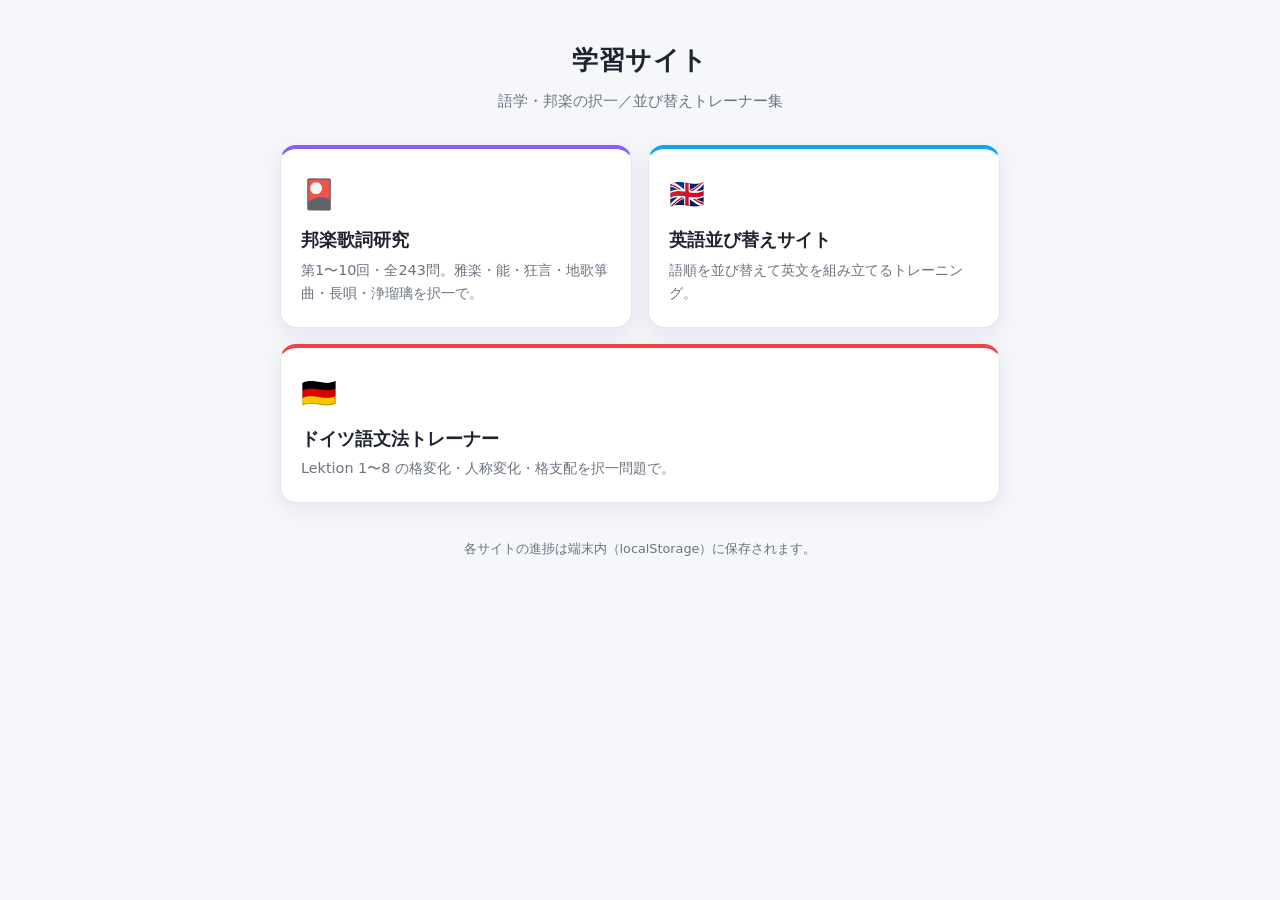
<file: index.html>
<!DOCTYPE html>
<html lang="ja">
<head>
  <meta charset="UTF-8">
  <meta name="viewport" content="width=device-width, initial-scale=1.0, viewport-fit=cover">
  <meta name="theme-color" content="#3b82f6">
  <meta name="description" content="語学・邦楽の択一／並び替え学習サイト集。ドイツ語文法・英語並び替え・邦楽歌詞研究の3つのトレーナーへのハブ。">
  <title>学習サイト｜ハブ</title>
  <style>
    :root {
      --bg: #f6f7fb; --fg: #1f2430; --muted: #6b7280; --card: #ffffff;
      --border: #e6e8ef; --shadow: 0 6px 24px rgba(20, 28, 56, .08);
    }
    @media (prefers-color-scheme: dark) {
      :root { --bg: #0f1117; --fg: #e8eaf0; --muted: #9aa3b2; --card: #171a22; --border: #262b36; --shadow: 0 6px 24px rgba(0,0,0,.4); }
    }
    * { box-sizing: border-box; }
    body {
      margin: 0; background: var(--bg); color: var(--fg);
      font-family: system-ui, -apple-system, "Hiragino Kaku Gothic ProN", "Noto Sans JP", sans-serif;
      -webkit-font-smoothing: antialiased; line-height: 1.6;
    }
    .wrap { max-width: 760px; margin: 0 auto; padding: 40px 20px 64px; }
    header { text-align: center; margin-bottom: 32px; }
    h1 { font-size: 1.6rem; margin: 0 0 8px; letter-spacing: .02em; }
    .sub { color: var(--muted); font-size: .95rem; margin: 0; }
    .grid { display: grid; gap: 16px; }
    @media (min-width: 560px) { .grid { grid-template-columns: 1fr 1fr; } }
    .site {
      display: block; text-decoration: none; color: inherit;
      background: var(--card); border: 1px solid var(--border); border-radius: 16px;
      padding: 22px 20px; box-shadow: var(--shadow);
      transition: transform .15s ease, box-shadow .15s ease, border-color .15s ease;
      border-top: 4px solid var(--accent);
    }
    .site:hover { transform: translateY(-3px); box-shadow: 0 12px 30px rgba(20,28,56,.14); border-color: var(--accent); }
    .site:focus-visible { outline: 3px solid var(--accent); outline-offset: 2px; }
    .site--wide { grid-column: 1 / -1; }
    .site-emoji { font-size: 1.8rem; }
    .site-title { font-size: 1.15rem; font-weight: 700; margin: 8px 0 4px; }
    .site-desc { color: var(--muted); font-size: .9rem; margin: 0; }
    footer { text-align: center; color: var(--muted); font-size: .8rem; margin-top: 36px; }
  </style>
</head>
<body>
  <div class="wrap">
    <header>
      <h1>学習サイト</h1>
      <p class="sub">語学・邦楽の択一／並び替えトレーナー集</p>
    </header>

    <nav class="grid">
      <a class="site" href="邦楽歌詞研究/index.html" style="--accent:#8b5cf6">
        <div class="site-emoji">🎴</div>
        <div class="site-title">邦楽歌詞研究</div>
        <p class="site-desc">第1〜10回・全243問。雅楽・能・狂言・地歌箏曲・長唄・浄瑠璃を択一で。</p>
      </a>
      <a class="site" href="https://mitsutakakikuchi.github.io/english-reorder-trainer/" style="--accent:#0ea5e9">
        <div class="site-emoji">🇬🇧</div>
        <div class="site-title">英語並び替えサイト</div>
        <p class="site-desc">語順を並び替えて英文を組み立てるトレーニング。</p>
      </a>
      <a class="site site--wide" href="ドイツ語/index.html" style="--accent:#ef4444">
        <div class="site-emoji">🇩🇪</div>
        <div class="site-title">ドイツ語文法トレーナー</div>
        <p class="site-desc">Lektion 1〜8 の格変化・人称変化・格支配を択一問題で。</p>
      </a>
    </nav>

    <footer>各サイトの進捗は端末内（localStorage）に保存されます。</footer>
  </div>
</body>
</html>
</file>
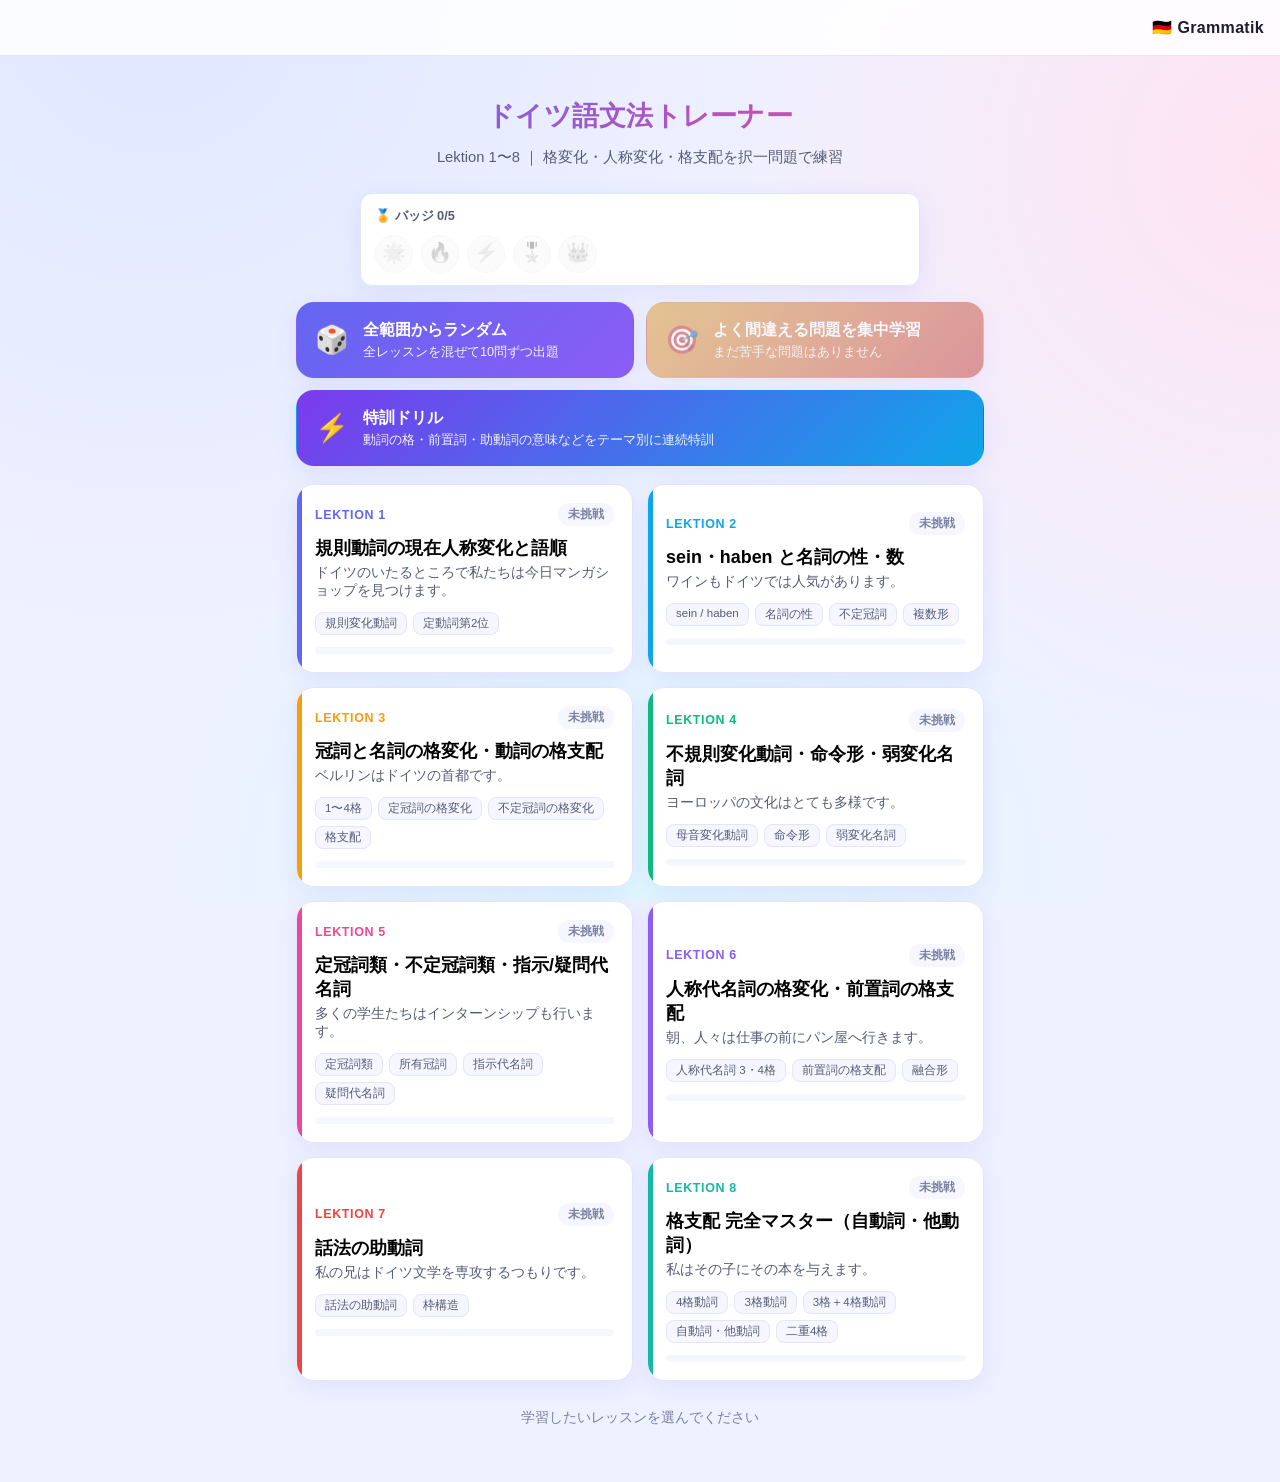
<file: ドイツ語/index.html>
<!DOCTYPE html>
<html lang="ja">
<head>
  <meta charset="UTF-8">
  <meta name="viewport" content="width=device-width, initial-scale=1.0, viewport-fit=cover">
  <meta name="theme-color" content="#3b82f6">
  <meta name="description" content="ドイツ語 Lektion 1〜8 の格変化・人称変化・前置詞の格支配と意味を択一問題で練習できる初学者向け学習アプリ">
  <title>ドイツ語文法トレーナー｜Lektion 1-8</title>
  <link rel="stylesheet" href="css/style.css">
</head>
<body>
  <header class="app-header">
    <button class="home-link" id="homeBtn" aria-label="ホームに戻る">
      <span class="home-icon">‹</span> ホーム
    </button>
    <span class="app-logo">🇩🇪 Grammatik</span>
  </header>

  <main id="view" class="view"></main>

  <!-- データ → ロジック → アプリ本体 の順に読み込む（ES Modules不使用でfile://でも動作） -->
  <script src="js/data/lektionen.js"></script>
  <script src="js/data/questions.js"></script>
  <script src="js/data/drills.js"></script>
  <script src="js/storage.js"></script>
  <script src="js/quiz.js"></script>
  <script src="js/app.js"></script>
</body>
</html>
</file>
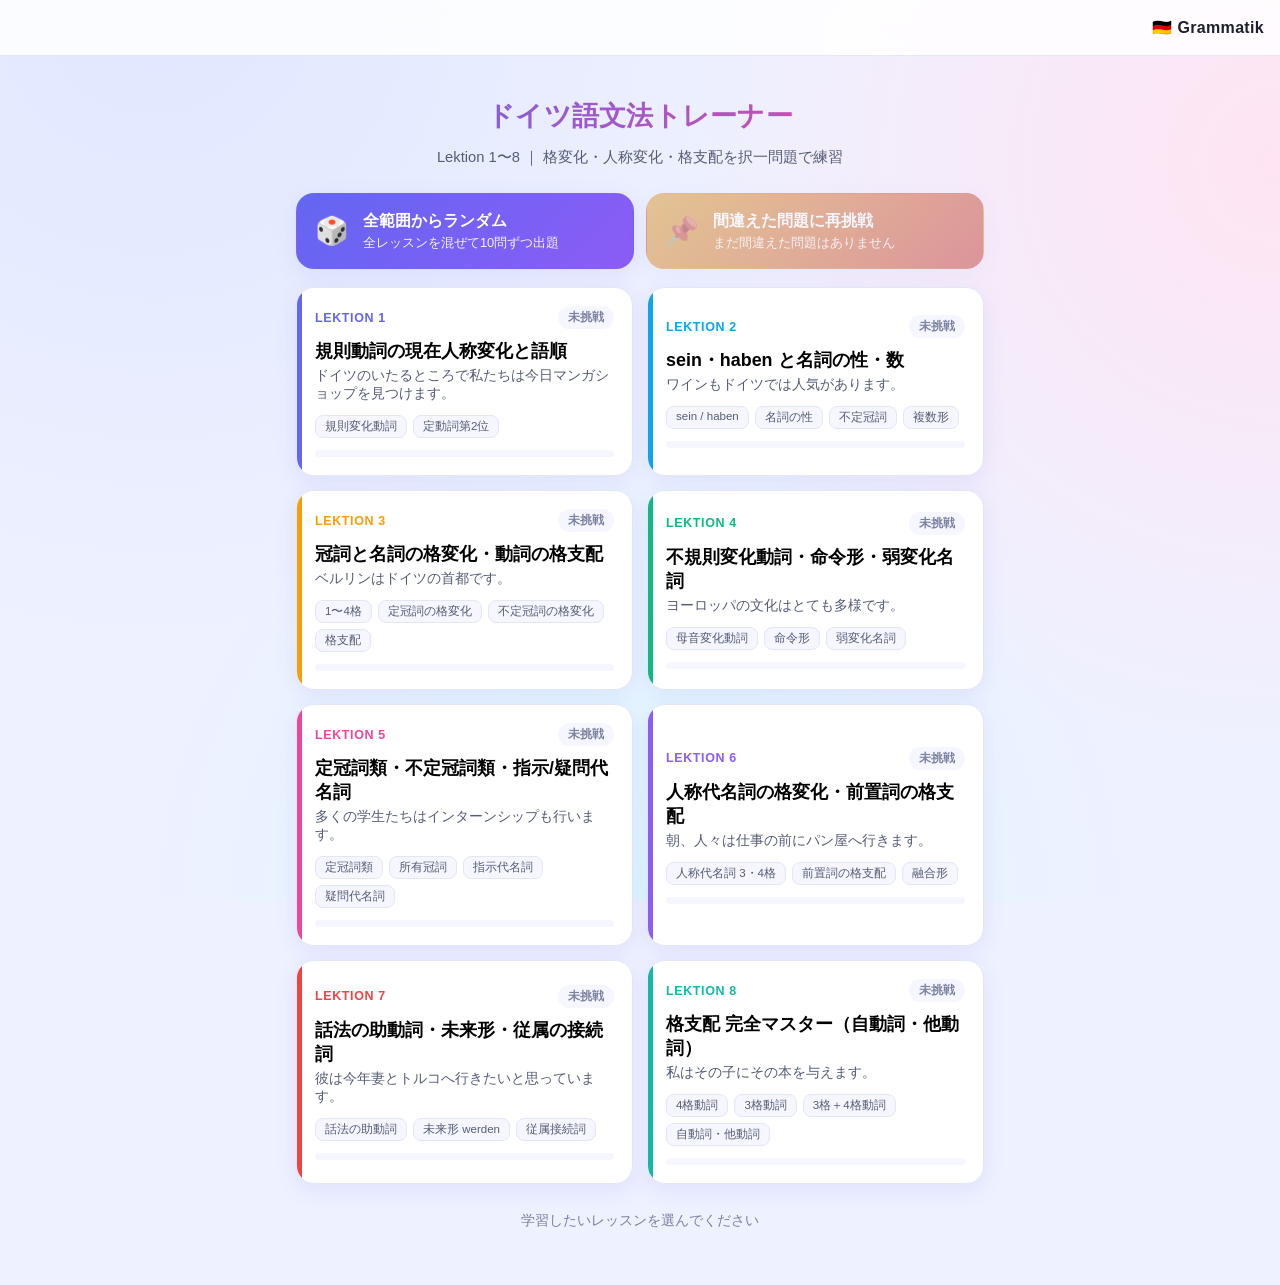
<file: ドイツ語初級/index.html>
<!DOCTYPE html>
<html lang="ja">
<head>
  <meta charset="UTF-8">
  <meta name="viewport" content="width=device-width, initial-scale=1.0, viewport-fit=cover">
  <meta name="theme-color" content="#6366f1">
  <meta name="description" content="ドイツ語 Lektion 1〜7 の格変化・人称変化を択一問題で練習できる初学者向け学習アプリ">
  <title>ドイツ語文法トレーナー｜Lektion 1-7</title>
  <link rel="stylesheet" href="css/style.css">
</head>
<body>
  <header class="app-header">
    <button class="home-link" id="homeBtn" aria-label="ホームに戻る">
      <span class="home-icon">‹</span> ホーム
    </button>
    <span class="app-logo">🇩🇪 Grammatik</span>
  </header>

  <main id="view" class="view"></main>

  <!-- データ → ロジック → アプリ本体 の順に読み込む（ES Modules不使用でfile://でも動作） -->
  <script src="js/data/lektionen.js"></script>
  <script src="js/data/questions.js"></script>
  <script src="js/storage.js"></script>
  <script src="js/quiz.js"></script>
  <script src="js/app.js"></script>
</body>
</html>
</file>
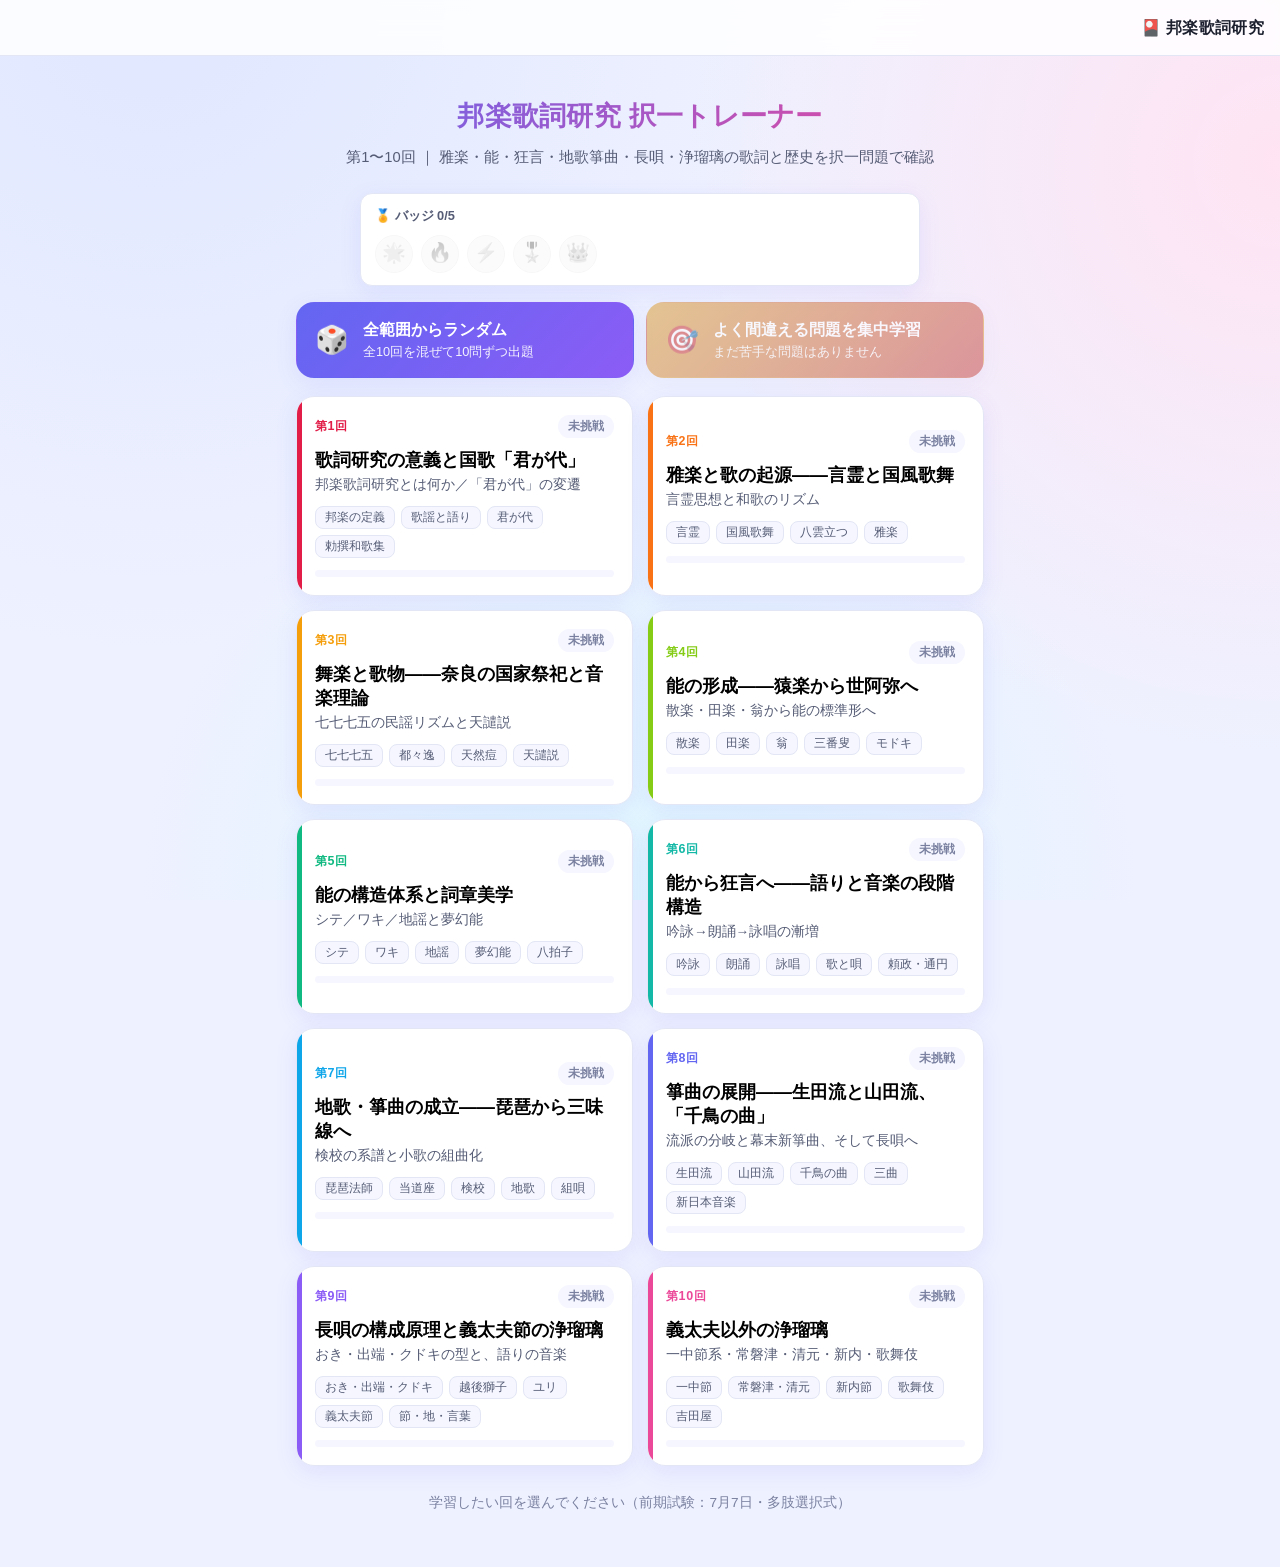
<file: 邦楽歌詞研究/index.html>
<!DOCTYPE html>
<html lang="ja">
<head>
  <meta charset="UTF-8">
  <meta name="viewport" content="width=device-width, initial-scale=1.0, viewport-fit=cover">
  <meta name="theme-color" content="#8b5cf6">
  <meta name="description" content="邦楽歌詞研究 第1〜10回（雅楽・能・狂言・地歌箏曲・長唄・浄瑠璃）の歌詞と歴史を択一問題で復習できる前期試験対策アプリ。正答数の少ない問題から優先出題。">
  <title>邦楽歌詞研究 択一トレーナー｜第1-10回</title>
  <link rel="stylesheet" href="css/style.css">
</head>
<body>
  <header class="app-header">
    <button class="home-link" id="homeBtn" aria-label="ホームに戻る">
      <span class="home-icon">‹</span> ホーム
    </button>
    <span class="app-logo">🎴 邦楽歌詞研究</span>
  </header>

  <main id="view" class="view"></main>

  <!-- データ → ロジック → アプリ本体 の順に読み込む（ES Modules不使用でfile://でも動作） -->
  <script src="js/data/lectures.js"></script>
  <script src="js/data/questions.js"></script>
  <script src="js/storage.js"></script>
  <script src="js/quiz.js"></script>
  <script src="js/app.js"></script>
</body>
</html>
</file>
<file: ドイツ語/css/style.css>
/* =========================================================
   ドイツ語文法トレーナー スタイル
   モバイルファースト / CSS変数テーマ / アニメーション
   ========================================================= */

:root {
  --bg: #eef1ff;
  --bg-grad: radial-gradient(circle at 12% 0%, #e0e7ff 0%, transparent 45%),
    radial-gradient(circle at 100% 18%, #ffe4f3 0%, transparent 40%),
    radial-gradient(circle at 50% 100%, #e0f7ff 0%, transparent 45%);
  --surface: #ffffff;
  --surface-2: #f5f6ff;
  --text: #1b1f2e;
  --text-soft: #555c75;
  --text-mute: #7a81a0;
  --border: #e3e6f5;
  --accent: #3b82f6;
  --ok: #0d9f6e;
  --ok-bg: #e1faf0;
  --ng: #ef4444;
  --ng-bg: #fdeaea;
  --shadow: 0 6px 22px rgba(99, 102, 241, 0.1);
  --shadow-lg: 0 14px 40px rgba(99, 102, 241, 0.18);
  --radius: 18px;
  --radius-sm: 12px;
  --header-h: 56px;
}

@media (prefers-color-scheme: dark) {
  :root {
    --bg: #14172a;
    --bg-grad: radial-gradient(circle at 10% 0%, rgba(59, 130, 246, 0.22) 0%, transparent 45%),
      radial-gradient(circle at 100% 15%, rgba(236, 72, 153, 0.16) 0%, transparent 40%),
      radial-gradient(circle at 50% 100%, rgba(14, 165, 233, 0.16) 0%, transparent 45%);
    --surface: #1f2338;
    --surface-2: #272c47;
    --text: #f5f6fc;
    --text-soft: #cdd2ea;
    --text-mute: #a3a9c8;
    --border: #383e5e;
    --ok: #34d399;
    --ok-bg: #163a30;
    --ng-bg: #3f2027;
    --shadow: 0 6px 22px rgba(0, 0, 0, 0.45);
    --shadow-lg: 0 14px 40px rgba(0, 0, 0, 0.6);
  }
}

* { box-sizing: border-box; }

html, body {
  margin: 0;
  padding: 0;
}

[hidden] { display: none !important; }

body {
  font-family: -apple-system, BlinkMacSystemFont, "Segoe UI", "Hiragino Sans",
    "Hiragino Kaku Gothic ProN", "Noto Sans JP", Meiryo, sans-serif;
  background-color: var(--bg);
  background-image: var(--bg-grad);
  background-attachment: fixed;
  color: var(--text);
  -webkit-font-smoothing: antialiased;
  line-height: 1.6;
  overflow-x: hidden;
}

/* ---------- ヘッダー ---------- */
.app-header {
  position: sticky;
  top: 0;
  z-index: 30;
  height: var(--header-h);
  display: flex;
  align-items: center;
  justify-content: space-between;
  padding: 0 16px;
  padding-top: env(safe-area-inset-top);
  background: color-mix(in srgb, var(--surface) 86%, transparent);
  backdrop-filter: saturate(180%) blur(12px);
  -webkit-backdrop-filter: saturate(180%) blur(12px);
  border-bottom: 1px solid var(--border);
}
.app-logo {
  font-weight: 700;
  letter-spacing: 0.02em;
  font-size: 1rem;
}
.home-link {
  display: inline-flex;
  align-items: center;
  gap: 4px;
  border: none;
  background: transparent;
  color: var(--accent);
  font-size: 0.95rem;
  font-weight: 600;
  cursor: pointer;
  padding: 8px 6px;
  border-radius: 10px;
  transition: background 0.2s, transform 0.15s;
}
.home-link:active { transform: scale(0.94); }
.home-icon { font-size: 1.3rem; line-height: 1; }
.hidden { visibility: hidden; opacity: 0; pointer-events: none; }

/* ---------- ビュー / 遷移アニメ ---------- */
.view {
  max-width: 720px;
  margin: 0 auto;
  padding: 20px 16px calc(40px + env(safe-area-inset-bottom));
}
.view-enter { animation: viewIn 0.4s cubic-bezier(0.22, 1, 0.36, 1); }
@keyframes viewIn {
  from { opacity: 0; transform: translateY(14px); }
  to   { opacity: 1; transform: translateY(0); }
}

/* ---------- ボタン共通 ---------- */
.btn {
  display: inline-flex;
  align-items: center;
  justify-content: center;
  gap: 8px;
  min-height: 52px;
  padding: 0 22px;
  border: none;
  border-radius: 14px;
  font-size: 1rem;
  font-weight: 700;
  cursor: pointer;
  transition: transform 0.15s, box-shadow 0.2s, background 0.2s, opacity 0.2s;
  -webkit-tap-highlight-color: transparent;
}
.btn:active { transform: scale(0.97); }
.btn-primary {
  background: linear-gradient(135deg, var(--accent), color-mix(in srgb, var(--accent) 70%, #ffffff));
  color: #fff;
  box-shadow: 0 8px 20px color-mix(in srgb, var(--accent) 45%, transparent);
}
.btn-ghost {
  background: var(--surface);
  color: var(--text-soft);
  border: 1px solid var(--border);
}

/* ====================== ホーム ====================== */
.hero { text-align: center; padding: 18px 0 24px; }
.hero-title {
  margin: 0;
  font-size: 1.7rem;
  font-weight: 800;
  letter-spacing: 0.01em;
  background: linear-gradient(120deg, #6366f1, #ec4899);
  -webkit-background-clip: text;
  background-clip: text;
  color: transparent;
}
.hero-sub { margin: 8px 0 0; color: var(--text-soft); font-size: 0.92rem; }

.card-grid {
  display: grid;
  grid-template-columns: 1fr;
  gap: 14px;
}
@media (min-width: 600px) {
  .card-grid { grid-template-columns: 1fr 1fr; }
}

/* 学習サマリー（苦手数・習得済み数・最終学習） */
.summary {
  display: flex;
  flex-wrap: wrap;
  gap: 8px;
  margin: 0 0 16px;
}
.summary-item {
  flex: 1 1 auto;
  text-align: center;
  padding: 8px 10px;
  border-radius: 12px;
  background: var(--surface-2);
  border: 1px solid var(--border);
  font-size: 0.82rem;
  color: var(--text-soft);
}
.summary-item b {
  font-size: 1.1rem;
  margin-right: 2px;
}
.summary-item--muted { opacity: 0.7; }

/* ホーム上部の特別メニュー（全範囲ランダム・間違い復習） */
.special-grid {
  display: grid;
  grid-template-columns: 1fr;
  gap: 12px;
  margin-bottom: 18px;
}
@media (min-width: 600px) {
  .special-grid { grid-template-columns: 1fr 1fr; }
}
.special-card {
  display: flex;
  align-items: center;
  gap: 14px;
  text-align: left;
  padding: 16px 18px;
  border-radius: var(--radius);
  border: 1px solid transparent;
  color: #fff;
  cursor: pointer;
  box-shadow: var(--shadow);
  transition: transform 0.18s, box-shadow 0.25s, opacity 0.2s;
}
.special-card:hover:not(:disabled) { transform: translateY(-3px); box-shadow: var(--shadow-lg); }
.special-card:active:not(:disabled) { transform: translateY(-1px) scale(0.99); }
.special-card:disabled { cursor: not-allowed; opacity: 0.55; filter: grayscale(0.3); }
.special-card--random { background: linear-gradient(135deg, #6366f1, #8b5cf6); }
.special-card--review { background: linear-gradient(135deg, #f59e0b, #ef4444); }
.special-card--drill { background: linear-gradient(135deg, #7c3aed, #0ea5e9); }
@media (min-width: 600px) { .special-card--drill { grid-column: 1 / -1; } }
.special-icon { font-size: 1.7rem; line-height: 1; flex-shrink: 0; }
.special-body { display: flex; flex-direction: column; gap: 3px; }
.special-title { font-weight: 700; font-size: 1.02rem; }
.special-sub { font-size: 0.8rem; opacity: 0.92; }

.card {
  position: relative;
  text-align: left;
  background: var(--surface);
  border: 1px solid var(--border);
  border-radius: var(--radius);
  padding: 18px;
  cursor: pointer;
  overflow: hidden;
  box-shadow: var(--shadow);
  transition: transform 0.18s, box-shadow 0.25s;
  animation: cardIn 0.5s both cubic-bezier(0.22, 1, 0.36, 1);
  animation-delay: var(--delay, 0ms);
}
.card::before {
  content: "";
  position: absolute;
  inset: 0 auto 0 0;
  width: 5px;
  background: var(--accent);
}
.card:hover { transform: translateY(-4px); box-shadow: var(--shadow-lg); }
.card:active { transform: translateY(-1px) scale(0.99); }
@keyframes cardIn {
  from { opacity: 0; transform: translateY(20px) scale(0.98); }
  to   { opacity: 1; transform: translateY(0) scale(1); }
}
.card-top { display: flex; justify-content: space-between; align-items: center; }
.card-num {
  font-size: 0.78rem;
  font-weight: 700;
  color: var(--accent);
  letter-spacing: 0.05em;
  text-transform: uppercase;
}
.card-badge {
  font-size: 0.72rem;
  font-weight: 700;
  padding: 4px 10px;
  border-radius: 999px;
  background: color-mix(in srgb, var(--accent) 14%, transparent);
  color: var(--accent);
}
.card-badge--new { background: var(--surface-2); color: var(--text-mute); }
.card-title { margin: 10px 0 4px; font-size: 1.12rem; font-weight: 700; }
.card-sub { margin: 0; font-size: 0.85rem; color: var(--text-soft); }
.card-tags { display: flex; flex-wrap: wrap; gap: 6px; margin: 12px 0; }
.tag {
  font-size: 0.72rem;
  padding: 3px 9px;
  border-radius: 8px;
  background: var(--surface-2);
  color: var(--text-soft);
  border: 1px solid var(--border);
}
.progress {
  height: 7px;
  background: var(--surface-2);
  border-radius: 999px;
  overflow: hidden;
}
.progress-bar {
  height: 100%;
  background: linear-gradient(90deg, var(--accent), color-mix(in srgb, var(--accent) 55%, #fff));
  border-radius: 999px;
  width: 0;
  animation: growBar 0.9s 0.2s both cubic-bezier(0.22, 1, 0.36, 1);
}
@keyframes growBar { from { transform: scaleX(0); transform-origin: left; } }
.home-foot { text-align: center; color: var(--text-mute); font-size: 0.85rem; margin-top: 26px; }

/* ====================== 文法解説 ====================== */
.lektion-head { text-align: center; margin-bottom: 22px; }
.lektion-num {
  display: inline-block;
  font-size: 0.78rem;
  font-weight: 700;
  color: #fff;
  background: var(--accent);
  padding: 4px 14px;
  border-radius: 999px;
  letter-spacing: 0.05em;
}
.lektion-title { margin: 12px 0 8px; font-size: 1.35rem; font-weight: 800; }
.lektion-de { margin: 0; font-style: italic; color: var(--text-soft); font-size: 0.95rem; }
.lektion-ja { margin: 4px 0 0; color: var(--text-mute); font-size: 0.85rem; }

.g-section {
  background: var(--surface);
  border: 1px solid var(--border);
  border-radius: var(--radius);
  padding: 16px 16px 18px;
  margin-bottom: 14px;
  box-shadow: var(--shadow);
}
.g-heading {
  margin: 0 0 10px;
  font-size: 1.02rem;
  font-weight: 700;
  color: var(--accent);
}
.g-body { margin: 0 0 12px; font-size: 0.9rem; color: var(--text-soft); }
.table-wrap { overflow-x: auto; -webkit-overflow-scrolling: touch; border-radius: var(--radius-sm); }
table {
  width: 100%;
  border-collapse: collapse;
  font-size: 0.85rem;
  min-width: 320px;
}
thead th {
  background: color-mix(in srgb, var(--accent) 12%, var(--surface-2));
  color: var(--text);
  font-weight: 700;
  text-align: left;
  padding: 8px 10px;
  white-space: nowrap;
}
tbody td {
  padding: 8px 10px;
  border-top: 1px solid var(--border);
  color: var(--text-soft);
}
tbody tr:nth-child(even) td { background: var(--surface-2); }
.g-notes { margin: 12px 0 0; padding-left: 18px; }
.g-notes li { font-size: 0.84rem; color: var(--text-soft); margin-bottom: 5px; }
.btn-start { width: 100%; margin-top: 8px; }

/* ====================== クイズ ====================== */
.quiz-top {
  display: flex;
  align-items: center;
  justify-content: space-between;
  gap: 12px;
  margin-bottom: 12px;
}
.quiz-round {
  font-size: 0.76rem;
  font-weight: 800;
  color: var(--text-mute);
  letter-spacing: 0.02em;
}
.btn-grammar {
  min-height: 38px;
  padding: 6px 14px;
  font-size: 0.82rem;
  font-weight: 700;
  white-space: nowrap;
}
.quiz-bar { display: flex; align-items: center; gap: 12px; margin-bottom: 18px; }
.quiz-progress {
  flex: 1;
  height: 8px;
  background: var(--surface-2);
  border-radius: 999px;
  overflow: hidden;
  border: 1px solid var(--border);
}
.quiz-progress-fill {
  height: 100%;
  background: linear-gradient(90deg, var(--accent), color-mix(in srgb, var(--accent) 55%, #fff));
  border-radius: 999px;
  transition: width 0.5s cubic-bezier(0.22, 1, 0.36, 1);
}
.quiz-count { font-size: 0.82rem; font-weight: 700; color: var(--text-soft); white-space: nowrap; }
.quiz-cat {
  display: inline-block;
  font-size: 0.74rem;
  font-weight: 700;
  color: var(--accent);
  background: color-mix(in srgb, var(--accent) 13%, transparent);
  padding: 4px 11px;
  border-radius: 999px;
  margin-bottom: 10px;
}
.quiz-translation {
  margin: 0 0 8px;
  font-size: 1.22rem;
  font-weight: 700;
  color: var(--text);
  line-height: 1.5;
}
.quiz-prompt {
  margin: 0 0 20px;
  font-size: 1rem;
  font-weight: 600;
  color: var(--text-soft);
  line-height: 1.5;
}

.choices { display: grid; gap: 10px; }
.choice {
  display: flex;
  align-items: center;
  gap: 12px;
  width: 100%;
  min-height: 56px;
  padding: 12px 16px;
  background: var(--surface);
  border: 2px solid var(--border);
  border-radius: 14px;
  font-size: 1.05rem;
  font-weight: 600;
  color: var(--text);
  text-align: left;
  cursor: pointer;
  transition: transform 0.12s, border-color 0.2s, background 0.2s;
  -webkit-tap-highlight-color: transparent;
}
.choice:hover:not(.locked) { border-color: var(--accent); }
.choice:active:not(.locked) { transform: scale(0.98); }
.choice-key {
  display: grid;
  place-items: center;
  width: 30px;
  height: 30px;
  flex-shrink: 0;
  border-radius: 8px;
  background: var(--surface-2);
  color: var(--text-soft);
  font-size: 0.85rem;
  font-weight: 800;
}
.choice.locked { cursor: default; }
.choice.correct {
  border-color: var(--ok);
  background: var(--ok-bg);
  color: var(--ok);
}
.choice.correct .choice-key { background: var(--ok); color: #fff; }
.choice.correct::after { content: "✓"; margin-left: auto; font-weight: 800; color: var(--ok); }
.choice.wrong {
  border-color: var(--ng);
  background: var(--ng-bg);
  color: var(--ng);
}
.choice.wrong .choice-key { background: var(--ng); color: #fff; }
.choice.wrong::after { content: "✕"; margin-left: auto; font-weight: 800; color: var(--ng); }
.choice.pop { animation: pop 0.4s cubic-bezier(0.22, 1.4, 0.4, 1); }
@keyframes pop { 0% { transform: scale(1); } 40% { transform: scale(1.05); } 100% { transform: scale(1); } }
.choice.shake { animation: shake 0.4s; }
@keyframes shake {
  0%, 100% { transform: translateX(0); }
  20% { transform: translateX(-7px); }
  40% { transform: translateX(7px); }
  60% { transform: translateX(-5px); }
  80% { transform: translateX(5px); }
}

.btn-hint { width: 100%; margin-top: 16px; font-size: 0.92rem; min-height: 46px; }
.btn-hint.used { opacity: 0.6; }
.hint {
  margin-top: 12px;
  padding: 12px 14px;
  background: color-mix(in srgb, #f59e0b 13%, var(--surface));
  border: 1px solid color-mix(in srgb, #f59e0b 35%, var(--border));
  border-radius: var(--radius-sm);
  font-size: 0.88rem;
  color: var(--text-soft);
  animation: slideDown 0.3s ease;
}
.hint-table-label {
  margin: 10px 0 4px;
  font-size: 0.8rem;
  font-weight: 700;
  color: var(--text-mute);
  letter-spacing: 0.02em;
}
.hint-table {
  width: 100%;
  border-collapse: collapse;
  font-size: 0.82rem;
  margin-bottom: 2px;
}
.hint-table th,
.hint-table td {
  padding: 4px 6px;
  text-align: center;
  border: 1px solid color-mix(in srgb, #f59e0b 45%, var(--border));
}
.hint-table thead th {
  background: color-mix(in srgb, #f59e0b 22%, var(--surface));
  font-weight: 700;
}
.hint-table tbody th {
  background: color-mix(in srgb, #f59e0b 12%, var(--surface));
  font-weight: 700;
  text-align: left;
}
.feedback {
  margin-top: 16px;
  padding: 14px 16px;
  border-radius: var(--radius-sm);
  font-size: 0.9rem;
  line-height: 1.55;
  animation: slideDown 0.35s ease;
}
.feedback strong { display: inline-block; margin-right: 4px; font-size: 0.98rem; }
.feedback--ok { background: var(--ok-bg); color: var(--ok); border: 1px solid color-mix(in srgb, var(--ok) 35%, transparent); }
.feedback--ok strong { color: var(--ok); }
.feedback--ng { background: var(--ng-bg); color: var(--ng); border: 1px solid color-mix(in srgb, var(--ng) 35%, transparent); }
.feedback--ok b, .feedback--ng b { color: inherit; }
.tip-box {
  margin-top: 10px;
  padding: 10px 12px;
  border-radius: var(--radius-sm);
  background: color-mix(in srgb, #f59e0b 16%, var(--surface));
  border: 1px solid color-mix(in srgb, #f59e0b 35%, var(--border));
  color: var(--text-soft);
  font-size: 0.86rem;
  line-height: 1.6;
}
.tip-label {
  display: block;
  font-weight: 800;
  font-size: 0.8rem;
  color: #d97706;
  margin-bottom: 4px;
}
@keyframes slideDown {
  from { opacity: 0; transform: translateY(-8px); max-height: 0; }
  to   { opacity: 1; transform: translateY(0); }
}
.btn-next { width: 100%; margin-top: 16px; animation: slideDown 0.35s ease; }

/* ====================== 結果 ====================== */
.result { text-align: center; }
.score-ring {
  --pct: 0;
  width: 168px;
  height: 168px;
  margin: 14px auto 18px;
  border-radius: 50%;
  background:
    conic-gradient(var(--accent) calc(var(--pct) * 1%), var(--surface-2) 0);
  display: grid;
  place-items: center;
  animation: ringIn 1s cubic-bezier(0.22, 1, 0.36, 1) both;
}
@keyframes ringIn { from { transform: scale(0.7) rotate(-25deg); opacity: 0; } }
.score-inner {
  width: 132px;
  height: 132px;
  border-radius: 50%;
  background: var(--surface);
  display: grid;
  place-items: center;
  box-shadow: var(--shadow);
}
.score-num { font-size: 3rem; font-weight: 800; color: var(--accent); line-height: 1; }
.score-pct { font-size: 1.3rem; font-weight: 700; color: var(--accent); }
.result-msg { font-size: 1.3rem; font-weight: 800; margin: 4px 0; }
.result-detail { color: var(--text-soft); margin: 0 0 10px; font-size: 0.92rem; }
.result-hint {
  margin: 0 auto 18px;
  max-width: 30em;
  padding: 10px 14px;
  font-size: 0.84rem;
  line-height: 1.6;
  color: var(--text-soft);
  background: color-mix(in srgb, var(--accent) 10%, var(--surface));
  border: 1px solid color-mix(in srgb, var(--accent) 28%, var(--border));
  border-radius: var(--radius-sm);
}

.review { text-align: left; margin-top: 8px; }
.review-title { font-size: 1rem; font-weight: 700; margin: 0 0 12px; }
.review-item {
  background: var(--surface);
  border: 1px solid var(--border);
  border-left: 4px solid var(--ng);
  border-radius: var(--radius-sm);
  padding: 12px 14px;
  margin-bottom: 10px;
  box-shadow: var(--shadow);
}
.review-q { margin: 0 0 6px; font-weight: 700; font-size: 0.92rem; }
.review-a { margin: 0 0 4px; font-size: 0.88rem; color: var(--ok); }
.review-a b { color: var(--ok); }
.review-e { margin: 0; font-size: 0.85rem; color: var(--text-soft); }
.review-tip {
  margin: 8px 0 0;
  padding-top: 8px;
  border-top: 1px dashed var(--border);
  font-size: 0.82rem;
  color: #d97706;
}
.all-correct {
  background: var(--ok-bg);
  color: var(--ok);
  font-weight: 700;
  padding: 18px;
  border-radius: var(--radius);
}
.result-actions { display: flex; flex-wrap: wrap; gap: 10px; margin-top: 24px; }
.result-actions .btn { flex: 1; min-width: 140px; }

/* ====================== 紙吹雪 ====================== */
.confetti-layer {
  position: fixed;
  inset: 0;
  pointer-events: none;
  z-index: 60;
  overflow: hidden;
}
.confetti {
  position: absolute;
  top: 45%;
  width: 9px;
  height: 9px;
  border-radius: 2px;
  opacity: 0;
  animation: confetti 1s ease-out forwards;
}
@keyframes confetti {
  0%   { opacity: 1; transform: translate(0, 0) rotate(0); }
  100% { opacity: 0; transform: translate(var(--dx), var(--dy)) rotate(var(--rot)); }
}

/* ====================== 解説オーバーレイ ====================== */
body.no-scroll { overflow: hidden; }
.overlay {
  position: fixed;
  inset: 0;
  z-index: 80;
  display: flex;
  align-items: flex-end;
  justify-content: center;
  background: rgba(15, 18, 35, 0);
  transition: background 0.2s ease;
}
.overlay.overlay--in { background: rgba(15, 18, 35, 0.55); }
.overlay.overlay--leaving { background: rgba(15, 18, 35, 0); }
.overlay-panel {
  width: 100%;
  max-width: 680px;
  max-height: 92vh;
  display: flex;
  flex-direction: column;
  background: var(--bg);
  background-image: var(--bg-grad);
  border-radius: var(--radius) var(--radius) 0 0;
  box-shadow: 0 -10px 40px rgba(0, 0, 0, 0.3);
  transform: translateY(100%);
  transition: transform 0.28s cubic-bezier(0.22, 1, 0.36, 1);
  padding: 0 18px env(safe-area-inset-bottom, 16px);
}
.overlay--in .overlay-panel { transform: translateY(0); }
.overlay--leaving .overlay-panel { transform: translateY(100%); }
.overlay-head {
  position: sticky;
  top: 0;
  display: flex;
  align-items: center;
  justify-content: space-between;
  gap: 12px;
  padding: 16px 2px 12px;
  background: color-mix(in srgb, var(--surface) 90%, transparent);
  backdrop-filter: blur(6px);
  -webkit-backdrop-filter: blur(6px);
  border-bottom: 1px solid var(--border);
  z-index: 1;
}
.overlay-title { margin: 0; font-size: 1.05rem; font-weight: 800; color: var(--accent); }
.overlay-close {
  flex-shrink: 0;
  width: 36px;
  height: 36px;
  border-radius: 50%;
  border: 1px solid var(--border);
  background: var(--surface);
  color: var(--text-soft);
  font-size: 1.4rem;
  line-height: 1;
  cursor: pointer;
}
.overlay-body { overflow-y: auto; -webkit-overflow-scrolling: touch; padding: 14px 0 16px; }
.overlay-back { width: 100%; margin: 4px 0 16px; }

/* ====================== スマホ向けボタンレイアウト ====================== */
@media (max-width: 480px) {
  .result-actions {
    flex-direction: column;
    gap: 8px;
  }
  .result-actions .btn {
    flex: none;
    width: 100%;
    min-width: 0;
  }
}

/* ====================== モーション低減 ====================== */
@media (prefers-reduced-motion: reduce) {
  *, *::before, *::after {
    animation-duration: 0.001ms !important;
    animation-iteration-count: 1 !important;
    transition-duration: 0.001ms !important;
  }
  .progress-bar { animation: none; }
}

/* ===== ランダム出題の設定（セクション選択） ===== */
.settings { max-width: 720px; margin: 0 auto; }
.settings-head { text-align: center; margin-bottom: 18px; }
.settings-title { margin: 8px 0 6px; font-size: 1.3rem; font-weight: 800; }
.settings-sub { margin: 0; color: var(--text-soft); font-size: 0.88rem; }
.settings-actions-top { display: flex; gap: 10px; justify-content: center; margin-bottom: 14px; }
.btn-sm { padding: 6px 14px; font-size: 0.82rem; }
.sec-grid { display: grid; grid-template-columns: 1fr 1fr; gap: 10px; margin-bottom: 16px; }
@media (min-width: 600px) { .sec-grid { grid-template-columns: 1fr 1fr 1fr; } }
.sec-chip {
  display: flex; flex-direction: column; gap: 4px; text-align: left;
  padding: 12px 14px; border: 1.5px solid var(--border); border-radius: var(--radius-sm);
  background: var(--surface); color: var(--text); cursor: pointer; position: relative;
  transition: transform .12s ease, border-color .15s ease, background .15s ease;
}
.sec-chip:active { transform: scale(0.97); }
.sec-chip-num { font-size: 0.72rem; font-weight: 800; color: var(--text-mute); letter-spacing: 0.03em; }
.sec-chip-title { font-size: 0.84rem; font-weight: 700; line-height: 1.35; padding-right: 18px; }
.sec-chip-count { font-size: 0.72rem; color: var(--text-mute); }
.sec-chip--on { border-color: var(--accent); background: color-mix(in srgb, var(--accent) 12%, var(--surface)); }
.sec-chip--on .sec-chip-num { color: var(--accent); }
.sec-chip--on::after {
  content: "✓"; position: absolute; top: 8px; right: 10px;
  width: 18px; height: 18px; line-height: 18px; text-align: center;
  background: var(--accent); color: #fff; border-radius: 50%; font-size: 0.7rem; font-weight: 900;
}
.settings-foot { display: flex; flex-direction: column; align-items: center; gap: 10px; }
.settings-count { text-align: center; font-size: 0.85rem; font-weight: 700; color: var(--text-soft); }

/* ===== バッジ棚（ホーム） ===== */
.badges-bar {
  margin: 0 auto 16px; max-width: 560px; padding: 12px 14px;
  background: var(--surface); border: 1px solid var(--border); border-radius: var(--radius-sm); box-shadow: var(--shadow);
}
.badges-label { display: block; font-size: 0.8rem; font-weight: 700; color: var(--text-soft); margin-bottom: 8px; }
.badges-row { display: flex; gap: 8px; flex-wrap: wrap; }
.badge {
  width: 38px; height: 38px; display: grid; place-items: center; font-size: 1.2rem;
  border-radius: 50%; border: 1.5px solid var(--border); background: var(--surface-2);
}
.badge--off { filter: grayscale(1); opacity: 0.35; }
.badge--on {
  border-color: var(--accent);
  background: color-mix(in srgb, var(--accent) 16%, var(--surface));
  box-shadow: 0 2px 10px color-mix(in srgb, var(--accent) 35%, transparent);
}

/* ===== コンボ表示 ===== */
.quiz-top-left { display: inline-flex; align-items: center; gap: 8px; }
.quiz-combo {
  font-size: 0.8rem; font-weight: 800; color: #f97316;
  background: color-mix(in srgb, #f97316 14%, var(--surface));
  border: 1px solid color-mix(in srgb, #f97316 35%, transparent);
  padding: 3px 9px; border-radius: 999px;
}
.fb-combo { font-weight: 800; color: #f97316; }
.combo-flash {
  position: fixed; top: 30%; left: 50%; transform: translate(-50%, -50%);
  z-index: 1200; pointer-events: none; font-weight: 900; white-space: nowrap;
  text-shadow: 0 2px 12px rgba(0, 0, 0, .25);
  animation: comboFlash 1.1s cubic-bezier(.2, .8, .3, 1) forwards;
}
.combo-flash--lv1 { font-size: 1.4rem; color: #38bdf8; }
.combo-flash--lv2 { font-size: 1.7rem; color: #f97316; }
.combo-flash--lv3 { font-size: 2rem; color: #fb7185; }
.combo-flash--lv4 { font-size: 2.3rem; color: #a855f7; }
.combo-flash--lv5 {
  font-size: 2.6rem; background: linear-gradient(90deg, #f59e0b, #ef4444, #a855f7);
  -webkit-background-clip: text; background-clip: text; color: transparent;
}
@keyframes comboFlash {
  0% { opacity: 0; transform: translate(-50%, -30%) scale(0.6); }
  20% { opacity: 1; transform: translate(-50%, -50%) scale(1.15); }
  40% { transform: translate(-50%, -50%) scale(1); }
  80% { opacity: 1; transform: translate(-50%, -60%) scale(1); }
  100% { opacity: 0; transform: translate(-50%, -85%) scale(0.95); }
}

/* ===== バッジ獲得トースト ===== */
.badge-toast {
  position: fixed; left: 50%; bottom: 28px; transform: translate(-50%, 30px);
  z-index: 1300; display: flex; align-items: center; gap: 12px;
  padding: 12px 18px; border-radius: 14px; background: var(--surface);
  border: 1.5px solid var(--accent); box-shadow: var(--shadow-lg);
  opacity: 0; transition: opacity .3s ease, transform .3s ease; max-width: 90vw;
}
.badge-toast--in { opacity: 1; transform: translate(-50%, 0); }
.badge-toast-ico { font-size: 1.8rem; }
.badge-toast-body { display: flex; flex-direction: column; line-height: 1.3; }
.badge-toast-body b { font-size: 0.9rem; color: var(--accent); }
.badge-toast-body span { font-size: 0.82rem; color: var(--text-soft); }
@media (prefers-reduced-motion: reduce) {
  .combo-flash { animation: none; opacity: 1; }
}

/* ============ 組み立て式（並び替え・語形変化タイル） ============ */
.transform-note {
  margin: 0 0 14px;
  padding: 9px 12px;
  font-size: 0.82rem;
  line-height: 1.5;
  color: var(--text-soft);
  background: color-mix(in srgb, #f59e0b 13%, var(--surface));
  border: 1px solid color-mix(in srgb, #f59e0b 35%, var(--border));
  border-radius: var(--radius-sm);
}
.transform-note b { color: #d97706; }

.answer-area {
  min-height: 64px;
  display: flex;
  flex-wrap: wrap;
  gap: 8px;
  align-content: flex-start;
  padding: 12px;
  border: 2px dashed var(--border);
  border-radius: var(--radius-sm);
  background: var(--surface-2);
  margin-bottom: 14px;
}
.answer-area.shake { animation: shake 0.4s; }
.answer-placeholder { color: var(--text-mute); font-size: 0.9rem; align-self: center; }

.bank {
  display: flex;
  flex-wrap: wrap;
  gap: 8px;
  min-height: 48px;
  margin-bottom: 16px;
}
.bank-empty { color: var(--text-mute); font-size: 0.88rem; }

.tile {
  appearance: none;
  display: inline-flex;
  align-items: center;
  gap: 4px;
  border: 1.5px solid var(--border);
  background: var(--surface);
  color: var(--text);
  font-size: 1.02rem;
  font-weight: 600;
  padding: 10px 14px;
  border-radius: 12px;
  cursor: pointer;
  box-shadow: var(--shadow);
  transition: transform 0.12s, border-color 0.18s, background 0.18s;
  -webkit-tap-highlight-color: transparent;
  animation: tileIn 0.18s ease;
}
.tile:hover { border-color: var(--accent); }
.tile:active { transform: scale(0.94); }
.answer-area .tile { background: color-mix(in srgb, var(--accent) 10%, var(--surface)); border-color: color-mix(in srgb, var(--accent) 35%, var(--border)); }
.tile--form {
  border-style: dashed;
  border-color: color-mix(in srgb, #f59e0b 62%, var(--border));
  background: color-mix(in srgb, #f59e0b 13%, var(--surface));
}
.answer-area .tile--form {
  border-color: color-mix(in srgb, #f59e0b 62%, var(--border));
  background: color-mix(in srgb, #f59e0b 16%, var(--surface));
}
.tile-cyc { font-size: 0.82em; opacity: 0.7; color: #d97706; }
.tile-x {
  font-size: 0.74em;
  opacity: 0.55;
  margin-left: 2px;
  padding: 1px 4px;
  border-radius: 6px;
  line-height: 1;
}
.tile-x:hover { opacity: 1; background: color-mix(in srgb, var(--ng) 20%, transparent); color: var(--ng); }
.tile--ok { background: var(--ok-bg) !important; border-color: var(--ok) !important; color: var(--ok) !important; border-style: solid !important; }
.tile--ng { background: var(--ng-bg) !important; border-color: var(--ng) !important; color: var(--ng) !important; border-style: solid !important; }
@keyframes tileIn { from { opacity: 0; transform: scale(0.85); } to { opacity: 1; transform: scale(1); } }

.quiz-controls { display: flex; gap: 12px; margin-bottom: 4px; }
.btn-reset { flex: 0 0 auto; }
.btn-check { flex: 1 1 auto; }
.btn-reset--confirm { color: var(--ng); border-color: var(--ng); }

/* 組み立て式フィードバック */
.fb-result { font-size: 1.05rem; font-weight: 700; margin-bottom: 8px; }
.fb-result--ok { color: var(--ok); }
.fb-result--ng { color: var(--ng); }
.fb-correct-label { margin: 0 0 6px; font-size: 0.86rem; color: var(--text-soft); }
.fb-sentence {
  font-size: 1.05rem;
  font-weight: 700;
  padding: 10px 12px;
  margin-bottom: 8px;
  background: var(--surface-2);
  border-radius: var(--radius-sm);
  border-left: 3px solid var(--accent);
}
.fb-section { font-size: 0.9rem; line-height: 1.6; color: var(--text-soft); }
</file>
<file: ドイツ語初級/css/style.css>
/* =========================================================
   ドイツ語文法トレーナー スタイル
   モバイルファースト / CSS変数テーマ / アニメーション
   ========================================================= */

:root {
  --bg: #eef1ff;
  --bg-grad: radial-gradient(circle at 12% 0%, #e0e7ff 0%, transparent 45%),
    radial-gradient(circle at 100% 18%, #ffe4f3 0%, transparent 40%),
    radial-gradient(circle at 50% 100%, #e0f7ff 0%, transparent 45%);
  --surface: #ffffff;
  --surface-2: #f5f6ff;
  --text: #1b1f2e;
  --text-soft: #555c75;
  --text-mute: #7a81a0;
  --border: #e3e6f5;
  --accent: #6366f1;
  --ok: #0d9f6e;
  --ok-bg: #e1faf0;
  --ng: #ef4444;
  --ng-bg: #fdeaea;
  --shadow: 0 6px 22px rgba(99, 102, 241, 0.1);
  --shadow-lg: 0 14px 40px rgba(99, 102, 241, 0.18);
  --radius: 18px;
  --radius-sm: 12px;
  --header-h: 56px;
}

@media (prefers-color-scheme: dark) {
  :root {
    --bg: #14172a;
    --bg-grad: radial-gradient(circle at 10% 0%, rgba(99, 102, 241, 0.22) 0%, transparent 45%),
      radial-gradient(circle at 100% 15%, rgba(236, 72, 153, 0.16) 0%, transparent 40%),
      radial-gradient(circle at 50% 100%, rgba(14, 165, 233, 0.16) 0%, transparent 45%);
    --surface: #1f2338;
    --surface-2: #272c47;
    --text: #f5f6fc;
    --text-soft: #cdd2ea;
    --text-mute: #a3a9c8;
    --border: #383e5e;
    --ok: #34d399;
    --ok-bg: #163a30;
    --ng-bg: #3f2027;
    --shadow: 0 6px 22px rgba(0, 0, 0, 0.45);
    --shadow-lg: 0 14px 40px rgba(0, 0, 0, 0.6);
  }
}

* { box-sizing: border-box; }

html, body {
  margin: 0;
  padding: 0;
}

[hidden] { display: none !important; }

body {
  font-family: -apple-system, BlinkMacSystemFont, "Segoe UI", "Hiragino Sans",
    "Hiragino Kaku Gothic ProN", "Noto Sans JP", Meiryo, sans-serif;
  background-color: var(--bg);
  background-image: var(--bg-grad);
  background-attachment: fixed;
  color: var(--text);
  -webkit-font-smoothing: antialiased;
  line-height: 1.6;
  overflow-x: hidden;
}

/* ---------- ヘッダー ---------- */
.app-header {
  position: sticky;
  top: 0;
  z-index: 30;
  height: var(--header-h);
  display: flex;
  align-items: center;
  justify-content: space-between;
  padding: 0 16px;
  padding-top: env(safe-area-inset-top);
  background: color-mix(in srgb, var(--surface) 86%, transparent);
  backdrop-filter: saturate(180%) blur(12px);
  -webkit-backdrop-filter: saturate(180%) blur(12px);
  border-bottom: 1px solid var(--border);
}
.app-logo {
  font-weight: 700;
  letter-spacing: 0.02em;
  font-size: 1rem;
}
.home-link {
  display: inline-flex;
  align-items: center;
  gap: 4px;
  border: none;
  background: transparent;
  color: var(--accent);
  font-size: 0.95rem;
  font-weight: 600;
  cursor: pointer;
  padding: 8px 6px;
  border-radius: 10px;
  transition: background 0.2s, transform 0.15s;
}
.home-link:active { transform: scale(0.94); }
.home-icon { font-size: 1.3rem; line-height: 1; }
.hidden { visibility: hidden; opacity: 0; pointer-events: none; }

/* ---------- ビュー / 遷移アニメ ---------- */
.view {
  max-width: 720px;
  margin: 0 auto;
  padding: 20px 16px calc(40px + env(safe-area-inset-bottom));
}
.view-enter { animation: viewIn 0.4s cubic-bezier(0.22, 1, 0.36, 1); }
@keyframes viewIn {
  from { opacity: 0; transform: translateY(14px); }
  to   { opacity: 1; transform: translateY(0); }
}

/* ---------- ボタン共通 ---------- */
.btn {
  display: inline-flex;
  align-items: center;
  justify-content: center;
  gap: 8px;
  min-height: 52px;
  padding: 0 22px;
  border: none;
  border-radius: 14px;
  font-size: 1rem;
  font-weight: 700;
  cursor: pointer;
  transition: transform 0.15s, box-shadow 0.2s, background 0.2s, opacity 0.2s;
  -webkit-tap-highlight-color: transparent;
}
.btn:active { transform: scale(0.97); }
.btn-primary {
  background: linear-gradient(135deg, var(--accent), color-mix(in srgb, var(--accent) 70%, #ffffff));
  color: #fff;
  box-shadow: 0 8px 20px color-mix(in srgb, var(--accent) 45%, transparent);
}
.btn-ghost {
  background: var(--surface);
  color: var(--text-soft);
  border: 1px solid var(--border);
}

/* ====================== ホーム ====================== */
.hero { text-align: center; padding: 18px 0 24px; }
.hero-title {
  margin: 0;
  font-size: 1.7rem;
  font-weight: 800;
  letter-spacing: 0.01em;
  background: linear-gradient(120deg, #6366f1, #ec4899);
  -webkit-background-clip: text;
  background-clip: text;
  color: transparent;
}
.hero-sub { margin: 8px 0 0; color: var(--text-soft); font-size: 0.92rem; }

.card-grid {
  display: grid;
  grid-template-columns: 1fr;
  gap: 14px;
}
@media (min-width: 600px) {
  .card-grid { grid-template-columns: 1fr 1fr; }
}

/* ホーム上部の特別メニュー（全範囲ランダム・間違い復習） */
.special-grid {
  display: grid;
  grid-template-columns: 1fr;
  gap: 12px;
  margin-bottom: 18px;
}
@media (min-width: 600px) {
  .special-grid { grid-template-columns: 1fr 1fr; }
}
.special-card {
  display: flex;
  align-items: center;
  gap: 14px;
  text-align: left;
  padding: 16px 18px;
  border-radius: var(--radius);
  border: 1px solid transparent;
  color: #fff;
  cursor: pointer;
  box-shadow: var(--shadow);
  transition: transform 0.18s, box-shadow 0.25s, opacity 0.2s;
}
.special-card:hover:not(:disabled) { transform: translateY(-3px); box-shadow: var(--shadow-lg); }
.special-card:active:not(:disabled) { transform: translateY(-1px) scale(0.99); }
.special-card:disabled { cursor: not-allowed; opacity: 0.55; filter: grayscale(0.3); }
.special-card--random { background: linear-gradient(135deg, #6366f1, #8b5cf6); }
.special-card--review { background: linear-gradient(135deg, #f59e0b, #ef4444); }
.special-icon { font-size: 1.7rem; line-height: 1; flex-shrink: 0; }
.special-body { display: flex; flex-direction: column; gap: 3px; }
.special-title { font-weight: 700; font-size: 1.02rem; }
.special-sub { font-size: 0.8rem; opacity: 0.92; }

.card {
  position: relative;
  text-align: left;
  background: var(--surface);
  border: 1px solid var(--border);
  border-radius: var(--radius);
  padding: 18px;
  cursor: pointer;
  overflow: hidden;
  box-shadow: var(--shadow);
  transition: transform 0.18s, box-shadow 0.25s;
  animation: cardIn 0.5s both cubic-bezier(0.22, 1, 0.36, 1);
  animation-delay: var(--delay, 0ms);
}
.card::before {
  content: "";
  position: absolute;
  inset: 0 auto 0 0;
  width: 5px;
  background: var(--accent);
}
.card:hover { transform: translateY(-4px); box-shadow: var(--shadow-lg); }
.card:active { transform: translateY(-1px) scale(0.99); }
@keyframes cardIn {
  from { opacity: 0; transform: translateY(20px) scale(0.98); }
  to   { opacity: 1; transform: translateY(0) scale(1); }
}
.card-top { display: flex; justify-content: space-between; align-items: center; }
.card-num {
  font-size: 0.78rem;
  font-weight: 700;
  color: var(--accent);
  letter-spacing: 0.05em;
  text-transform: uppercase;
}
.card-badge {
  font-size: 0.72rem;
  font-weight: 700;
  padding: 4px 10px;
  border-radius: 999px;
  background: color-mix(in srgb, var(--accent) 14%, transparent);
  color: var(--accent);
}
.card-badge--new { background: var(--surface-2); color: var(--text-mute); }
.card-title { margin: 10px 0 4px; font-size: 1.12rem; font-weight: 700; }
.card-sub { margin: 0; font-size: 0.85rem; color: var(--text-soft); }
.card-tags { display: flex; flex-wrap: wrap; gap: 6px; margin: 12px 0; }
.tag {
  font-size: 0.72rem;
  padding: 3px 9px;
  border-radius: 8px;
  background: var(--surface-2);
  color: var(--text-soft);
  border: 1px solid var(--border);
}
.progress {
  height: 7px;
  background: var(--surface-2);
  border-radius: 999px;
  overflow: hidden;
}
.progress-bar {
  height: 100%;
  background: linear-gradient(90deg, var(--accent), color-mix(in srgb, var(--accent) 55%, #fff));
  border-radius: 999px;
  width: 0;
  animation: growBar 0.9s 0.2s both cubic-bezier(0.22, 1, 0.36, 1);
}
@keyframes growBar { from { transform: scaleX(0); transform-origin: left; } }
.home-foot { text-align: center; color: var(--text-mute); font-size: 0.85rem; margin-top: 26px; }

/* ====================== 文法解説 ====================== */
.lektion-head { text-align: center; margin-bottom: 22px; }
.lektion-num {
  display: inline-block;
  font-size: 0.78rem;
  font-weight: 700;
  color: #fff;
  background: var(--accent);
  padding: 4px 14px;
  border-radius: 999px;
  letter-spacing: 0.05em;
}
.lektion-title { margin: 12px 0 8px; font-size: 1.35rem; font-weight: 800; }
.lektion-de { margin: 0; font-style: italic; color: var(--text-soft); font-size: 0.95rem; }
.lektion-ja { margin: 4px 0 0; color: var(--text-mute); font-size: 0.85rem; }

.g-section {
  background: var(--surface);
  border: 1px solid var(--border);
  border-radius: var(--radius);
  padding: 16px 16px 18px;
  margin-bottom: 14px;
  box-shadow: var(--shadow);
}
.g-heading {
  margin: 0 0 10px;
  font-size: 1.02rem;
  font-weight: 700;
  color: var(--accent);
}
.g-body { margin: 0 0 12px; font-size: 0.9rem; color: var(--text-soft); }
.table-wrap { overflow-x: auto; -webkit-overflow-scrolling: touch; border-radius: var(--radius-sm); }
table {
  width: 100%;
  border-collapse: collapse;
  font-size: 0.85rem;
  min-width: 320px;
}
thead th {
  background: color-mix(in srgb, var(--accent) 12%, var(--surface-2));
  color: var(--text);
  font-weight: 700;
  text-align: left;
  padding: 8px 10px;
  white-space: nowrap;
}
tbody td {
  padding: 8px 10px;
  border-top: 1px solid var(--border);
  color: var(--text-soft);
}
tbody tr:nth-child(even) td { background: var(--surface-2); }
.g-notes { margin: 12px 0 0; padding-left: 18px; }
.g-notes li { font-size: 0.84rem; color: var(--text-soft); margin-bottom: 5px; }
.btn-start { width: 100%; margin-top: 8px; }

/* ====================== クイズ ====================== */
.quiz-top {
  display: flex;
  align-items: center;
  justify-content: space-between;
  gap: 12px;
  margin-bottom: 12px;
}
.quiz-round {
  font-size: 0.76rem;
  font-weight: 800;
  color: var(--text-mute);
  letter-spacing: 0.02em;
}
.btn-grammar {
  min-height: 38px;
  padding: 6px 14px;
  font-size: 0.82rem;
  font-weight: 700;
  white-space: nowrap;
}
.quiz-bar { display: flex; align-items: center; gap: 12px; margin-bottom: 18px; }
.quiz-progress {
  flex: 1;
  height: 8px;
  background: var(--surface-2);
  border-radius: 999px;
  overflow: hidden;
  border: 1px solid var(--border);
}
.quiz-progress-fill {
  height: 100%;
  background: linear-gradient(90deg, var(--accent), color-mix(in srgb, var(--accent) 55%, #fff));
  border-radius: 999px;
  transition: width 0.5s cubic-bezier(0.22, 1, 0.36, 1);
}
.quiz-count { font-size: 0.82rem; font-weight: 700; color: var(--text-soft); white-space: nowrap; }
.quiz-cat {
  display: inline-block;
  font-size: 0.74rem;
  font-weight: 700;
  color: var(--accent);
  background: color-mix(in srgb, var(--accent) 13%, transparent);
  padding: 4px 11px;
  border-radius: 999px;
  margin-bottom: 10px;
}
.quiz-prompt {
  margin: 0 0 20px;
  font-size: 1.18rem;
  font-weight: 700;
  line-height: 1.5;
}

.choices { display: grid; gap: 10px; }
.choice {
  display: flex;
  align-items: center;
  gap: 12px;
  width: 100%;
  min-height: 56px;
  padding: 12px 16px;
  background: var(--surface);
  border: 2px solid var(--border);
  border-radius: 14px;
  font-size: 1.05rem;
  font-weight: 600;
  color: var(--text);
  text-align: left;
  cursor: pointer;
  transition: transform 0.12s, border-color 0.2s, background 0.2s;
  -webkit-tap-highlight-color: transparent;
}
.choice:hover:not(.locked) { border-color: var(--accent); }
.choice:active:not(.locked) { transform: scale(0.98); }
.choice-key {
  display: grid;
  place-items: center;
  width: 30px;
  height: 30px;
  flex-shrink: 0;
  border-radius: 8px;
  background: var(--surface-2);
  color: var(--text-soft);
  font-size: 0.85rem;
  font-weight: 800;
}
.choice.locked { cursor: default; }
.choice.correct {
  border-color: var(--ok);
  background: var(--ok-bg);
  color: var(--ok);
}
.choice.correct .choice-key { background: var(--ok); color: #fff; }
.choice.correct::after { content: "✓"; margin-left: auto; font-weight: 800; color: var(--ok); }
.choice.wrong {
  border-color: var(--ng);
  background: var(--ng-bg);
  color: var(--ng);
}
.choice.wrong .choice-key { background: var(--ng); color: #fff; }
.choice.wrong::after { content: "✕"; margin-left: auto; font-weight: 800; color: var(--ng); }
.choice.pop { animation: pop 0.4s cubic-bezier(0.22, 1.4, 0.4, 1); }
@keyframes pop { 0% { transform: scale(1); } 40% { transform: scale(1.05); } 100% { transform: scale(1); } }
.choice.shake { animation: shake 0.4s; }
@keyframes shake {
  0%, 100% { transform: translateX(0); }
  20% { transform: translateX(-7px); }
  40% { transform: translateX(7px); }
  60% { transform: translateX(-5px); }
  80% { transform: translateX(5px); }
}

.btn-hint { width: 100%; margin-top: 16px; font-size: 0.92rem; min-height: 46px; }
.btn-hint.used { opacity: 0.6; }
.hint {
  margin-top: 12px;
  padding: 12px 14px;
  background: color-mix(in srgb, #f59e0b 13%, var(--surface));
  border: 1px solid color-mix(in srgb, #f59e0b 35%, var(--border));
  border-radius: var(--radius-sm);
  font-size: 0.88rem;
  color: var(--text-soft);
  animation: slideDown 0.3s ease;
}
.feedback {
  margin-top: 16px;
  padding: 14px 16px;
  border-radius: var(--radius-sm);
  font-size: 0.9rem;
  line-height: 1.55;
  animation: slideDown 0.35s ease;
}
.feedback strong { display: inline-block; margin-right: 4px; font-size: 0.98rem; }
.feedback--ok { background: var(--ok-bg); color: var(--ok); border: 1px solid color-mix(in srgb, var(--ok) 35%, transparent); }
.feedback--ok strong { color: var(--ok); }
.feedback--ng { background: var(--ng-bg); color: var(--ng); border: 1px solid color-mix(in srgb, var(--ng) 35%, transparent); }
.feedback--ok b, .feedback--ng b { color: inherit; }
.tip-box {
  margin-top: 10px;
  padding: 10px 12px;
  border-radius: var(--radius-sm);
  background: color-mix(in srgb, #f59e0b 16%, var(--surface));
  border: 1px solid color-mix(in srgb, #f59e0b 35%, var(--border));
  color: var(--text-soft);
  font-size: 0.86rem;
  line-height: 1.6;
}
.tip-label {
  display: block;
  font-weight: 800;
  font-size: 0.8rem;
  color: #d97706;
  margin-bottom: 4px;
}
@keyframes slideDown {
  from { opacity: 0; transform: translateY(-8px); max-height: 0; }
  to   { opacity: 1; transform: translateY(0); }
}
.btn-next { width: 100%; margin-top: 16px; animation: slideDown 0.35s ease; }

/* ====================== 結果 ====================== */
.result { text-align: center; }
.score-ring {
  --pct: 0;
  width: 168px;
  height: 168px;
  margin: 14px auto 18px;
  border-radius: 50%;
  background:
    conic-gradient(var(--accent) calc(var(--pct) * 1%), var(--surface-2) 0);
  display: grid;
  place-items: center;
  animation: ringIn 1s cubic-bezier(0.22, 1, 0.36, 1) both;
}
@keyframes ringIn { from { transform: scale(0.7) rotate(-25deg); opacity: 0; } }
.score-inner {
  width: 132px;
  height: 132px;
  border-radius: 50%;
  background: var(--surface);
  display: grid;
  place-items: center;
  box-shadow: var(--shadow);
}
.score-num { font-size: 3rem; font-weight: 800; color: var(--accent); line-height: 1; }
.score-pct { font-size: 1.3rem; font-weight: 700; color: var(--accent); }
.result-msg { font-size: 1.3rem; font-weight: 800; margin: 4px 0; }
.result-detail { color: var(--text-soft); margin: 0 0 10px; font-size: 0.92rem; }
.result-hint {
  margin: 0 auto 18px;
  max-width: 30em;
  padding: 10px 14px;
  font-size: 0.84rem;
  line-height: 1.6;
  color: var(--text-soft);
  background: color-mix(in srgb, var(--accent) 10%, var(--surface));
  border: 1px solid color-mix(in srgb, var(--accent) 28%, var(--border));
  border-radius: var(--radius-sm);
}

.review { text-align: left; margin-top: 8px; }
.review-title { font-size: 1rem; font-weight: 700; margin: 0 0 12px; }
.review-item {
  background: var(--surface);
  border: 1px solid var(--border);
  border-left: 4px solid var(--ng);
  border-radius: var(--radius-sm);
  padding: 12px 14px;
  margin-bottom: 10px;
  box-shadow: var(--shadow);
}
.review-q { margin: 0 0 6px; font-weight: 700; font-size: 0.92rem; }
.review-a { margin: 0 0 4px; font-size: 0.88rem; color: var(--ok); }
.review-a b { color: var(--ok); }
.review-e { margin: 0; font-size: 0.85rem; color: var(--text-soft); }
.review-tip {
  margin: 8px 0 0;
  padding-top: 8px;
  border-top: 1px dashed var(--border);
  font-size: 0.82rem;
  color: #d97706;
}
.all-correct {
  background: var(--ok-bg);
  color: var(--ok);
  font-weight: 700;
  padding: 18px;
  border-radius: var(--radius);
}
.result-actions { display: flex; gap: 12px; margin-top: 24px; }
.result-actions .btn { flex: 1; }

/* ====================== 紙吹雪 ====================== */
.confetti-layer {
  position: fixed;
  inset: 0;
  pointer-events: none;
  z-index: 60;
  overflow: hidden;
}
.confetti {
  position: absolute;
  top: 45%;
  width: 9px;
  height: 9px;
  border-radius: 2px;
  opacity: 0;
  animation: confetti 1s ease-out forwards;
}
@keyframes confetti {
  0%   { opacity: 1; transform: translate(0, 0) rotate(0); }
  100% { opacity: 0; transform: translate(var(--dx), var(--dy)) rotate(var(--rot)); }
}

/* ====================== 解説オーバーレイ ====================== */
body.no-scroll { overflow: hidden; }
.overlay {
  position: fixed;
  inset: 0;
  z-index: 80;
  display: flex;
  align-items: flex-end;
  justify-content: center;
  background: rgba(15, 18, 35, 0);
  transition: background 0.2s ease;
}
.overlay.overlay--in { background: rgba(15, 18, 35, 0.55); }
.overlay.overlay--leaving { background: rgba(15, 18, 35, 0); }
.overlay-panel {
  width: 100%;
  max-width: 680px;
  max-height: 92vh;
  display: flex;
  flex-direction: column;
  background: var(--bg);
  background-image: var(--bg-grad);
  border-radius: var(--radius) var(--radius) 0 0;
  box-shadow: 0 -10px 40px rgba(0, 0, 0, 0.3);
  transform: translateY(100%);
  transition: transform 0.28s cubic-bezier(0.22, 1, 0.36, 1);
  padding: 0 18px env(safe-area-inset-bottom, 16px);
}
.overlay--in .overlay-panel { transform: translateY(0); }
.overlay--leaving .overlay-panel { transform: translateY(100%); }
.overlay-head {
  position: sticky;
  top: 0;
  display: flex;
  align-items: center;
  justify-content: space-between;
  gap: 12px;
  padding: 16px 2px 12px;
  background: color-mix(in srgb, var(--surface) 90%, transparent);
  backdrop-filter: blur(6px);
  -webkit-backdrop-filter: blur(6px);
  border-bottom: 1px solid var(--border);
  z-index: 1;
}
.overlay-title { margin: 0; font-size: 1.05rem; font-weight: 800; color: var(--accent); }
.overlay-close {
  flex-shrink: 0;
  width: 36px;
  height: 36px;
  border-radius: 50%;
  border: 1px solid var(--border);
  background: var(--surface);
  color: var(--text-soft);
  font-size: 1.4rem;
  line-height: 1;
  cursor: pointer;
}
.overlay-body { overflow-y: auto; -webkit-overflow-scrolling: touch; padding: 14px 0 16px; }
.overlay-back { width: 100%; margin: 4px 0 16px; }

/* ====================== モーション低減 ====================== */
@media (prefers-reduced-motion: reduce) {
  *, *::before, *::after {
    animation-duration: 0.001ms !important;
    animation-iteration-count: 1 !important;
    transition-duration: 0.001ms !important;
  }
  .progress-bar { animation: none; }
}
</file>
<file: 邦楽歌詞研究/css/style.css>
/* =========================================================
   ドイツ語文法トレーナー スタイル
   モバイルファースト / CSS変数テーマ / アニメーション
   ========================================================= */

:root {
  --bg: #eef1ff;
  --bg-grad: radial-gradient(circle at 12% 0%, #e0e7ff 0%, transparent 45%),
    radial-gradient(circle at 100% 18%, #ffe4f3 0%, transparent 40%),
    radial-gradient(circle at 50% 100%, #e0f7ff 0%, transparent 45%);
  --surface: #ffffff;
  --surface-2: #f5f6ff;
  --text: #1b1f2e;
  --text-soft: #555c75;
  --text-mute: #7a81a0;
  --border: #e3e6f5;
  --accent: #3b82f6;
  --ok: #0d9f6e;
  --ok-bg: #e1faf0;
  --ng: #ef4444;
  --ng-bg: #fdeaea;
  --shadow: 0 6px 22px rgba(99, 102, 241, 0.1);
  --shadow-lg: 0 14px 40px rgba(99, 102, 241, 0.18);
  --radius: 18px;
  --radius-sm: 12px;
  --header-h: 56px;
}

@media (prefers-color-scheme: dark) {
  :root {
    --bg: #14172a;
    --bg-grad: radial-gradient(circle at 10% 0%, rgba(59, 130, 246, 0.22) 0%, transparent 45%),
      radial-gradient(circle at 100% 15%, rgba(236, 72, 153, 0.16) 0%, transparent 40%),
      radial-gradient(circle at 50% 100%, rgba(14, 165, 233, 0.16) 0%, transparent 45%);
    --surface: #1f2338;
    --surface-2: #272c47;
    --text: #f5f6fc;
    --text-soft: #cdd2ea;
    --text-mute: #a3a9c8;
    --border: #383e5e;
    --ok: #34d399;
    --ok-bg: #163a30;
    --ng-bg: #3f2027;
    --shadow: 0 6px 22px rgba(0, 0, 0, 0.45);
    --shadow-lg: 0 14px 40px rgba(0, 0, 0, 0.6);
  }
}

* { box-sizing: border-box; }

html, body {
  margin: 0;
  padding: 0;
}

[hidden] { display: none !important; }

body {
  font-family: -apple-system, BlinkMacSystemFont, "Segoe UI", "Hiragino Sans",
    "Hiragino Kaku Gothic ProN", "Noto Sans JP", Meiryo, sans-serif;
  background-color: var(--bg);
  background-image: var(--bg-grad);
  background-attachment: fixed;
  color: var(--text);
  -webkit-font-smoothing: antialiased;
  line-height: 1.6;
  overflow-x: hidden;
}

/* ---------- ヘッダー ---------- */
.app-header {
  position: sticky;
  top: 0;
  z-index: 30;
  height: var(--header-h);
  display: flex;
  align-items: center;
  justify-content: space-between;
  padding: 0 16px;
  padding-top: env(safe-area-inset-top);
  background: color-mix(in srgb, var(--surface) 86%, transparent);
  backdrop-filter: saturate(180%) blur(12px);
  -webkit-backdrop-filter: saturate(180%) blur(12px);
  border-bottom: 1px solid var(--border);
}
.app-logo {
  font-weight: 700;
  letter-spacing: 0.02em;
  font-size: 1rem;
}
.home-link {
  display: inline-flex;
  align-items: center;
  gap: 4px;
  border: none;
  background: transparent;
  color: var(--accent);
  font-size: 0.95rem;
  font-weight: 600;
  cursor: pointer;
  padding: 8px 6px;
  border-radius: 10px;
  transition: background 0.2s, transform 0.15s;
}
.home-link:active { transform: scale(0.94); }
.home-icon { font-size: 1.3rem; line-height: 1; }
.hidden { visibility: hidden; opacity: 0; pointer-events: none; }

/* ---------- ビュー / 遷移アニメ ---------- */
.view {
  max-width: 720px;
  margin: 0 auto;
  padding: 20px 16px calc(40px + env(safe-area-inset-bottom));
}
.view-enter { animation: viewIn 0.4s cubic-bezier(0.22, 1, 0.36, 1); }
@keyframes viewIn {
  from { opacity: 0; transform: translateY(14px); }
  to   { opacity: 1; transform: translateY(0); }
}

/* ---------- ボタン共通 ---------- */
.btn {
  display: inline-flex;
  align-items: center;
  justify-content: center;
  gap: 8px;
  min-height: 52px;
  padding: 0 22px;
  border: none;
  border-radius: 14px;
  font-size: 1rem;
  font-weight: 700;
  cursor: pointer;
  transition: transform 0.15s, box-shadow 0.2s, background 0.2s, opacity 0.2s;
  -webkit-tap-highlight-color: transparent;
}
.btn:active { transform: scale(0.97); }
.btn-primary {
  background: linear-gradient(135deg, var(--accent), color-mix(in srgb, var(--accent) 70%, #ffffff));
  color: #fff;
  box-shadow: 0 8px 20px color-mix(in srgb, var(--accent) 45%, transparent);
}
.btn-ghost {
  background: var(--surface);
  color: var(--text-soft);
  border: 1px solid var(--border);
}

/* ====================== ホーム ====================== */
.hero { text-align: center; padding: 18px 0 24px; }
.hero-title {
  margin: 0;
  font-size: 1.7rem;
  font-weight: 800;
  letter-spacing: 0.01em;
  background: linear-gradient(120deg, #6366f1, #ec4899);
  -webkit-background-clip: text;
  background-clip: text;
  color: transparent;
}
.hero-sub { margin: 8px 0 0; color: var(--text-soft); font-size: 0.92rem; }

.card-grid {
  display: grid;
  grid-template-columns: 1fr;
  gap: 14px;
}
@media (min-width: 600px) {
  .card-grid { grid-template-columns: 1fr 1fr; }
}

/* 学習サマリー（苦手数・習得済み数・最終学習） */
.summary {
  display: flex;
  flex-wrap: wrap;
  gap: 8px;
  margin: 0 0 16px;
}
.summary-item {
  flex: 1 1 auto;
  text-align: center;
  padding: 8px 10px;
  border-radius: 12px;
  background: var(--surface-2);
  border: 1px solid var(--border);
  font-size: 0.82rem;
  color: var(--text-soft);
}
.summary-item b {
  font-size: 1.1rem;
  margin-right: 2px;
}
.summary-item--muted { opacity: 0.7; }

/* ホーム上部の特別メニュー（全範囲ランダム・間違い復習） */
.special-grid {
  display: grid;
  grid-template-columns: 1fr;
  gap: 12px;
  margin-bottom: 18px;
}
@media (min-width: 600px) {
  .special-grid { grid-template-columns: 1fr 1fr; }
}
.special-card {
  display: flex;
  align-items: center;
  gap: 14px;
  text-align: left;
  padding: 16px 18px;
  border-radius: var(--radius);
  border: 1px solid transparent;
  color: #fff;
  cursor: pointer;
  box-shadow: var(--shadow);
  transition: transform 0.18s, box-shadow 0.25s, opacity 0.2s;
}
.special-card:hover:not(:disabled) { transform: translateY(-3px); box-shadow: var(--shadow-lg); }
.special-card:active:not(:disabled) { transform: translateY(-1px) scale(0.99); }
.special-card:disabled { cursor: not-allowed; opacity: 0.55; filter: grayscale(0.3); }
.special-card--random { background: linear-gradient(135deg, #6366f1, #8b5cf6); }
.special-card--review { background: linear-gradient(135deg, #f59e0b, #ef4444); }
.special-icon { font-size: 1.7rem; line-height: 1; flex-shrink: 0; }
.special-body { display: flex; flex-direction: column; gap: 3px; }
.special-title { font-weight: 700; font-size: 1.02rem; }
.special-sub { font-size: 0.8rem; opacity: 0.92; }

.card {
  position: relative;
  text-align: left;
  background: var(--surface);
  border: 1px solid var(--border);
  border-radius: var(--radius);
  padding: 18px;
  cursor: pointer;
  overflow: hidden;
  box-shadow: var(--shadow);
  transition: transform 0.18s, box-shadow 0.25s;
  animation: cardIn 0.5s both cubic-bezier(0.22, 1, 0.36, 1);
  animation-delay: var(--delay, 0ms);
}
.card::before {
  content: "";
  position: absolute;
  inset: 0 auto 0 0;
  width: 5px;
  background: var(--accent);
}
.card:hover { transform: translateY(-4px); box-shadow: var(--shadow-lg); }
.card:active { transform: translateY(-1px) scale(0.99); }
@keyframes cardIn {
  from { opacity: 0; transform: translateY(20px) scale(0.98); }
  to   { opacity: 1; transform: translateY(0) scale(1); }
}
.card-top { display: flex; justify-content: space-between; align-items: center; }
.card-num {
  font-size: 0.78rem;
  font-weight: 700;
  color: var(--accent);
  letter-spacing: 0.05em;
  text-transform: uppercase;
}
.card-badge {
  font-size: 0.72rem;
  font-weight: 700;
  padding: 4px 10px;
  border-radius: 999px;
  background: color-mix(in srgb, var(--accent) 14%, transparent);
  color: var(--accent);
}
.card-badge--new { background: var(--surface-2); color: var(--text-mute); }
.card-title { margin: 10px 0 4px; font-size: 1.12rem; font-weight: 700; }
.card-sub { margin: 0; font-size: 0.85rem; color: var(--text-soft); }
.card-tags { display: flex; flex-wrap: wrap; gap: 6px; margin: 12px 0; }
.tag {
  font-size: 0.72rem;
  padding: 3px 9px;
  border-radius: 8px;
  background: var(--surface-2);
  color: var(--text-soft);
  border: 1px solid var(--border);
}
.progress {
  height: 7px;
  background: var(--surface-2);
  border-radius: 999px;
  overflow: hidden;
}
.progress-bar {
  height: 100%;
  background: linear-gradient(90deg, var(--accent), color-mix(in srgb, var(--accent) 55%, #fff));
  border-radius: 999px;
  width: 0;
  animation: growBar 0.9s 0.2s both cubic-bezier(0.22, 1, 0.36, 1);
}
@keyframes growBar { from { transform: scaleX(0); transform-origin: left; } }
.home-foot { text-align: center; color: var(--text-mute); font-size: 0.85rem; margin-top: 26px; }

/* ====================== 文法解説 ====================== */
.lektion-head { text-align: center; margin-bottom: 22px; }
.lektion-num {
  display: inline-block;
  font-size: 0.78rem;
  font-weight: 700;
  color: #fff;
  background: var(--accent);
  padding: 4px 14px;
  border-radius: 999px;
  letter-spacing: 0.05em;
}
.lektion-title { margin: 12px 0 8px; font-size: 1.35rem; font-weight: 800; }
.lektion-de { margin: 0; font-style: italic; color: var(--text-soft); font-size: 0.95rem; }
.lektion-ja { margin: 4px 0 0; color: var(--text-mute); font-size: 0.85rem; }

.g-section {
  background: var(--surface);
  border: 1px solid var(--border);
  border-radius: var(--radius);
  padding: 16px 16px 18px;
  margin-bottom: 14px;
  box-shadow: var(--shadow);
}
.g-heading {
  margin: 0 0 10px;
  font-size: 1.02rem;
  font-weight: 700;
  color: var(--accent);
}
.g-body { margin: 0 0 12px; font-size: 0.9rem; color: var(--text-soft); }
.table-wrap { overflow-x: auto; -webkit-overflow-scrolling: touch; border-radius: var(--radius-sm); }
table {
  width: 100%;
  border-collapse: collapse;
  font-size: 0.85rem;
  min-width: 320px;
}
thead th {
  background: color-mix(in srgb, var(--accent) 12%, var(--surface-2));
  color: var(--text);
  font-weight: 700;
  text-align: left;
  padding: 8px 10px;
  white-space: nowrap;
}
tbody td {
  padding: 8px 10px;
  border-top: 1px solid var(--border);
  color: var(--text-soft);
}
tbody tr:nth-child(even) td { background: var(--surface-2); }
.g-notes { margin: 12px 0 0; padding-left: 18px; }
.g-notes li { font-size: 0.84rem; color: var(--text-soft); margin-bottom: 5px; }
.btn-start { width: 100%; margin-top: 8px; }

/* ====================== クイズ ====================== */
.quiz-top {
  display: flex;
  align-items: center;
  justify-content: space-between;
  gap: 12px;
  margin-bottom: 12px;
}
.quiz-round {
  font-size: 0.76rem;
  font-weight: 800;
  color: var(--text-mute);
  letter-spacing: 0.02em;
}
.btn-grammar {
  min-height: 38px;
  padding: 6px 14px;
  font-size: 0.82rem;
  font-weight: 700;
  white-space: nowrap;
}
.quiz-bar { display: flex; align-items: center; gap: 12px; margin-bottom: 18px; }
.quiz-progress {
  flex: 1;
  height: 8px;
  background: var(--surface-2);
  border-radius: 999px;
  overflow: hidden;
  border: 1px solid var(--border);
}
.quiz-progress-fill {
  height: 100%;
  background: linear-gradient(90deg, var(--accent), color-mix(in srgb, var(--accent) 55%, #fff));
  border-radius: 999px;
  transition: width 0.5s cubic-bezier(0.22, 1, 0.36, 1);
}
.quiz-count { font-size: 0.82rem; font-weight: 700; color: var(--text-soft); white-space: nowrap; }
.quiz-cat {
  display: inline-block;
  font-size: 0.74rem;
  font-weight: 700;
  color: var(--accent);
  background: color-mix(in srgb, var(--accent) 13%, transparent);
  padding: 4px 11px;
  border-radius: 999px;
  margin-bottom: 10px;
}
.quiz-translation {
  margin: 0 0 8px;
  font-size: 1.22rem;
  font-weight: 700;
  color: var(--text);
  line-height: 1.5;
}
.quiz-prompt {
  margin: 0 0 20px;
  font-size: 1rem;
  font-weight: 600;
  color: var(--text-soft);
  line-height: 1.5;
}

.choices { display: grid; gap: 10px; }
.choice {
  display: flex;
  align-items: center;
  gap: 12px;
  width: 100%;
  min-height: 56px;
  padding: 12px 16px;
  background: var(--surface);
  border: 2px solid var(--border);
  border-radius: 14px;
  font-size: 1.05rem;
  font-weight: 600;
  color: var(--text);
  text-align: left;
  cursor: pointer;
  transition: transform 0.12s, border-color 0.2s, background 0.2s;
  -webkit-tap-highlight-color: transparent;
}
.choice:hover:not(.locked) { border-color: var(--accent); }
.choice:active:not(.locked) { transform: scale(0.98); }
.choice-key {
  display: grid;
  place-items: center;
  width: 30px;
  height: 30px;
  flex-shrink: 0;
  border-radius: 8px;
  background: var(--surface-2);
  color: var(--text-soft);
  font-size: 0.85rem;
  font-weight: 800;
}
.choice.locked { cursor: default; }
.choice.correct {
  border-color: var(--ok);
  background: var(--ok-bg);
  color: var(--ok);
}
.choice.correct .choice-key { background: var(--ok); color: #fff; }
.choice.correct::after { content: "✓"; margin-left: auto; font-weight: 800; color: var(--ok); }
.choice.wrong {
  border-color: var(--ng);
  background: var(--ng-bg);
  color: var(--ng);
}
.choice.wrong .choice-key { background: var(--ng); color: #fff; }
.choice.wrong::after { content: "✕"; margin-left: auto; font-weight: 800; color: var(--ng); }
.choice.pop { animation: pop 0.4s cubic-bezier(0.22, 1.4, 0.4, 1); }
@keyframes pop { 0% { transform: scale(1); } 40% { transform: scale(1.05); } 100% { transform: scale(1); } }
.choice.shake { animation: shake 0.4s; }
@keyframes shake {
  0%, 100% { transform: translateX(0); }
  20% { transform: translateX(-7px); }
  40% { transform: translateX(7px); }
  60% { transform: translateX(-5px); }
  80% { transform: translateX(5px); }
}

.btn-hint { width: 100%; margin-top: 16px; font-size: 0.92rem; min-height: 46px; }
.btn-hint.used { opacity: 0.6; }
.hint {
  margin-top: 12px;
  padding: 12px 14px;
  background: color-mix(in srgb, #f59e0b 13%, var(--surface));
  border: 1px solid color-mix(in srgb, #f59e0b 35%, var(--border));
  border-radius: var(--radius-sm);
  font-size: 0.88rem;
  color: var(--text-soft);
  animation: slideDown 0.3s ease;
}
.hint-table-label {
  margin: 10px 0 4px;
  font-size: 0.8rem;
  font-weight: 700;
  color: var(--text-mute);
  letter-spacing: 0.02em;
}
.hint-table {
  width: 100%;
  border-collapse: collapse;
  font-size: 0.82rem;
  margin-bottom: 2px;
}
.hint-table th,
.hint-table td {
  padding: 4px 6px;
  text-align: center;
  border: 1px solid color-mix(in srgb, #f59e0b 45%, var(--border));
}
.hint-table thead th {
  background: color-mix(in srgb, #f59e0b 22%, var(--surface));
  font-weight: 700;
}
.hint-table tbody th {
  background: color-mix(in srgb, #f59e0b 12%, var(--surface));
  font-weight: 700;
  text-align: left;
}
.feedback {
  margin-top: 16px;
  padding: 14px 16px;
  border-radius: var(--radius-sm);
  font-size: 0.9rem;
  line-height: 1.55;
  animation: slideDown 0.35s ease;
}
.feedback strong { display: inline-block; margin-right: 4px; font-size: 0.98rem; }
.feedback--ok { background: var(--ok-bg); color: var(--ok); border: 1px solid color-mix(in srgb, var(--ok) 35%, transparent); }
.feedback--ok strong { color: var(--ok); }
.feedback--ng { background: var(--ng-bg); color: var(--ng); border: 1px solid color-mix(in srgb, var(--ng) 35%, transparent); }
.feedback--ok b, .feedback--ng b { color: inherit; }
.tip-box {
  margin-top: 10px;
  padding: 10px 12px;
  border-radius: var(--radius-sm);
  background: color-mix(in srgb, #f59e0b 16%, var(--surface));
  border: 1px solid color-mix(in srgb, #f59e0b 35%, var(--border));
  color: var(--text-soft);
  font-size: 0.86rem;
  line-height: 1.6;
}
.tip-label {
  display: block;
  font-weight: 800;
  font-size: 0.8rem;
  color: #d97706;
  margin-bottom: 4px;
}
@keyframes slideDown {
  from { opacity: 0; transform: translateY(-8px); max-height: 0; }
  to   { opacity: 1; transform: translateY(0); }
}
.btn-next { width: 100%; margin-top: 16px; animation: slideDown 0.35s ease; }

/* ====================== 結果 ====================== */
.result { text-align: center; }
.score-ring {
  --pct: 0;
  width: 168px;
  height: 168px;
  margin: 14px auto 18px;
  border-radius: 50%;
  background:
    conic-gradient(var(--accent) calc(var(--pct) * 1%), var(--surface-2) 0);
  display: grid;
  place-items: center;
  animation: ringIn 1s cubic-bezier(0.22, 1, 0.36, 1) both;
}
@keyframes ringIn { from { transform: scale(0.7) rotate(-25deg); opacity: 0; } }
.score-inner {
  width: 132px;
  height: 132px;
  border-radius: 50%;
  background: var(--surface);
  display: grid;
  place-items: center;
  box-shadow: var(--shadow);
}
.score-num { font-size: 3rem; font-weight: 800; color: var(--accent); line-height: 1; }
.score-pct { font-size: 1.3rem; font-weight: 700; color: var(--accent); }
.result-msg { font-size: 1.3rem; font-weight: 800; margin: 4px 0; }
.result-detail { color: var(--text-soft); margin: 0 0 10px; font-size: 0.92rem; }
.result-hint {
  margin: 0 auto 18px;
  max-width: 30em;
  padding: 10px 14px;
  font-size: 0.84rem;
  line-height: 1.6;
  color: var(--text-soft);
  background: color-mix(in srgb, var(--accent) 10%, var(--surface));
  border: 1px solid color-mix(in srgb, var(--accent) 28%, var(--border));
  border-radius: var(--radius-sm);
}

.review { text-align: left; margin-top: 8px; }
.review-title { font-size: 1rem; font-weight: 700; margin: 0 0 12px; }
.review-item {
  background: var(--surface);
  border: 1px solid var(--border);
  border-left: 4px solid var(--ng);
  border-radius: var(--radius-sm);
  padding: 12px 14px;
  margin-bottom: 10px;
  box-shadow: var(--shadow);
}
.review-q { margin: 0 0 6px; font-weight: 700; font-size: 0.92rem; }
.review-a { margin: 0 0 4px; font-size: 0.88rem; color: var(--ok); }
.review-a b { color: var(--ok); }
.review-e { margin: 0; font-size: 0.85rem; color: var(--text-soft); }
.review-tip {
  margin: 8px 0 0;
  padding-top: 8px;
  border-top: 1px dashed var(--border);
  font-size: 0.82rem;
  color: #d97706;
}
.all-correct {
  background: var(--ok-bg);
  color: var(--ok);
  font-weight: 700;
  padding: 18px;
  border-radius: var(--radius);
}
.result-actions { display: flex; flex-wrap: wrap; gap: 10px; margin-top: 24px; }
.result-actions .btn { flex: 1; min-width: 140px; }

/* ====================== 紙吹雪 ====================== */
.confetti-layer {
  position: fixed;
  inset: 0;
  pointer-events: none;
  z-index: 60;
  overflow: hidden;
}
.confetti {
  position: absolute;
  top: 45%;
  width: 9px;
  height: 9px;
  border-radius: 2px;
  opacity: 0;
  animation: confetti 1s ease-out forwards;
}
@keyframes confetti {
  0%   { opacity: 1; transform: translate(0, 0) rotate(0); }
  100% { opacity: 0; transform: translate(var(--dx), var(--dy)) rotate(var(--rot)); }
}

/* ====================== 解説オーバーレイ ====================== */
body.no-scroll { overflow: hidden; }
.overlay {
  position: fixed;
  inset: 0;
  z-index: 80;
  display: flex;
  align-items: flex-end;
  justify-content: center;
  background: rgba(15, 18, 35, 0);
  transition: background 0.2s ease;
}
.overlay.overlay--in { background: rgba(15, 18, 35, 0.55); }
.overlay.overlay--leaving { background: rgba(15, 18, 35, 0); }
.overlay-panel {
  width: 100%;
  max-width: 680px;
  max-height: 92vh;
  display: flex;
  flex-direction: column;
  background: var(--bg);
  background-image: var(--bg-grad);
  border-radius: var(--radius) var(--radius) 0 0;
  box-shadow: 0 -10px 40px rgba(0, 0, 0, 0.3);
  transform: translateY(100%);
  transition: transform 0.28s cubic-bezier(0.22, 1, 0.36, 1);
  padding: 0 18px env(safe-area-inset-bottom, 16px);
}
.overlay--in .overlay-panel { transform: translateY(0); }
.overlay--leaving .overlay-panel { transform: translateY(100%); }
.overlay-head {
  position: sticky;
  top: 0;
  display: flex;
  align-items: center;
  justify-content: space-between;
  gap: 12px;
  padding: 16px 2px 12px;
  background: color-mix(in srgb, var(--surface) 90%, transparent);
  backdrop-filter: blur(6px);
  -webkit-backdrop-filter: blur(6px);
  border-bottom: 1px solid var(--border);
  z-index: 1;
}
.overlay-title { margin: 0; font-size: 1.05rem; font-weight: 800; color: var(--accent); }
.overlay-close {
  flex-shrink: 0;
  width: 36px;
  height: 36px;
  border-radius: 50%;
  border: 1px solid var(--border);
  background: var(--surface);
  color: var(--text-soft);
  font-size: 1.4rem;
  line-height: 1;
  cursor: pointer;
}
.overlay-body { overflow-y: auto; -webkit-overflow-scrolling: touch; padding: 14px 0 16px; }
.overlay-back { width: 100%; margin: 4px 0 16px; }

/* ====================== スマホ向けボタンレイアウト ====================== */
@media (max-width: 480px) {
  .result-actions {
    flex-direction: column;
    gap: 8px;
  }
  .result-actions .btn {
    flex: none;
    width: 100%;
    min-width: 0;
  }
}

/* ====================== モーション低減 ====================== */
@media (prefers-reduced-motion: reduce) {
  *, *::before, *::after {
    animation-duration: 0.001ms !important;
    animation-iteration-count: 1 !important;
    transition-duration: 0.001ms !important;
  }
  .progress-bar { animation: none; }
}

/* ===== ランダム出題の設定（セクション選択） ===== */
.settings { max-width: 720px; margin: 0 auto; }
.settings-head { text-align: center; margin-bottom: 18px; }
.settings-title { margin: 8px 0 6px; font-size: 1.3rem; font-weight: 800; }
.settings-sub { margin: 0; color: var(--text-soft); font-size: 0.88rem; }
.settings-actions-top { display: flex; gap: 10px; justify-content: center; margin-bottom: 14px; }
.btn-sm { padding: 6px 14px; font-size: 0.82rem; }
.sec-grid { display: grid; grid-template-columns: 1fr 1fr; gap: 10px; margin-bottom: 16px; }
@media (min-width: 600px) { .sec-grid { grid-template-columns: 1fr 1fr 1fr; } }
.sec-chip {
  display: flex; flex-direction: column; gap: 4px; text-align: left;
  padding: 12px 14px; border: 1.5px solid var(--border); border-radius: var(--radius-sm);
  background: var(--surface); color: var(--text); cursor: pointer; position: relative;
  transition: transform .12s ease, border-color .15s ease, background .15s ease;
}
.sec-chip:active { transform: scale(0.97); }
.sec-chip-num { font-size: 0.72rem; font-weight: 800; color: var(--text-mute); letter-spacing: 0.03em; }
.sec-chip-title { font-size: 0.84rem; font-weight: 700; line-height: 1.35; padding-right: 18px; }
.sec-chip-count { font-size: 0.72rem; color: var(--text-mute); }
.sec-chip--on { border-color: var(--accent); background: color-mix(in srgb, var(--accent) 12%, var(--surface)); }
.sec-chip--on .sec-chip-num { color: var(--accent); }
.sec-chip--on::after {
  content: "✓"; position: absolute; top: 8px; right: 10px;
  width: 18px; height: 18px; line-height: 18px; text-align: center;
  background: var(--accent); color: #fff; border-radius: 50%; font-size: 0.7rem; font-weight: 900;
}
.settings-foot { display: flex; flex-direction: column; align-items: center; gap: 10px; }
.settings-count { text-align: center; font-size: 0.85rem; font-weight: 700; color: var(--text-soft); }

/* ===== バッジ棚（ホーム） ===== */
.badges-bar {
  margin: 0 auto 16px; max-width: 560px; padding: 12px 14px;
  background: var(--surface); border: 1px solid var(--border); border-radius: var(--radius-sm); box-shadow: var(--shadow);
}
.badges-label { display: block; font-size: 0.8rem; font-weight: 700; color: var(--text-soft); margin-bottom: 8px; }
.badges-row { display: flex; gap: 8px; flex-wrap: wrap; }
.badge {
  width: 38px; height: 38px; display: grid; place-items: center; font-size: 1.2rem;
  border-radius: 50%; border: 1.5px solid var(--border); background: var(--surface-2);
}
.badge--off { filter: grayscale(1); opacity: 0.35; }
.badge--on {
  border-color: var(--accent);
  background: color-mix(in srgb, var(--accent) 16%, var(--surface));
  box-shadow: 0 2px 10px color-mix(in srgb, var(--accent) 35%, transparent);
}

/* ===== コンボ表示 ===== */
.quiz-top-left { display: inline-flex; align-items: center; gap: 8px; }
.quiz-combo {
  font-size: 0.8rem; font-weight: 800; color: #f97316;
  background: color-mix(in srgb, #f97316 14%, var(--surface));
  border: 1px solid color-mix(in srgb, #f97316 35%, transparent);
  padding: 3px 9px; border-radius: 999px;
}
.fb-combo { font-weight: 800; color: #f97316; }
.combo-flash {
  position: fixed; top: 30%; left: 50%; transform: translate(-50%, -50%);
  z-index: 1200; pointer-events: none; font-weight: 900; white-space: nowrap;
  text-shadow: 0 2px 12px rgba(0, 0, 0, .25);
  animation: comboFlash 1.1s cubic-bezier(.2, .8, .3, 1) forwards;
}
.combo-flash--lv1 { font-size: 1.4rem; color: #38bdf8; }
.combo-flash--lv2 { font-size: 1.7rem; color: #f97316; }
.combo-flash--lv3 { font-size: 2rem; color: #fb7185; }
.combo-flash--lv4 { font-size: 2.3rem; color: #a855f7; }
.combo-flash--lv5 {
  font-size: 2.6rem; background: linear-gradient(90deg, #f59e0b, #ef4444, #a855f7);
  -webkit-background-clip: text; background-clip: text; color: transparent;
}
@keyframes comboFlash {
  0% { opacity: 0; transform: translate(-50%, -30%) scale(0.6); }
  20% { opacity: 1; transform: translate(-50%, -50%) scale(1.15); }
  40% { transform: translate(-50%, -50%) scale(1); }
  80% { opacity: 1; transform: translate(-50%, -60%) scale(1); }
  100% { opacity: 0; transform: translate(-50%, -85%) scale(0.95); }
}

/* ===== バッジ獲得トースト ===== */
.badge-toast {
  position: fixed; left: 50%; bottom: 28px; transform: translate(-50%, 30px);
  z-index: 1300; display: flex; align-items: center; gap: 12px;
  padding: 12px 18px; border-radius: 14px; background: var(--surface);
  border: 1.5px solid var(--accent); box-shadow: var(--shadow-lg);
  opacity: 0; transition: opacity .3s ease, transform .3s ease; max-width: 90vw;
}
.badge-toast--in { opacity: 1; transform: translate(-50%, 0); }
.badge-toast-ico { font-size: 1.8rem; }
.badge-toast-body { display: flex; flex-direction: column; line-height: 1.3; }
.badge-toast-body b { font-size: 0.9rem; color: var(--accent); }
.badge-toast-body span { font-size: 0.82rem; color: var(--text-soft); }
@media (prefers-reduced-motion: reduce) {
  .combo-flash { animation: none; opacity: 1; }
}
</file>
